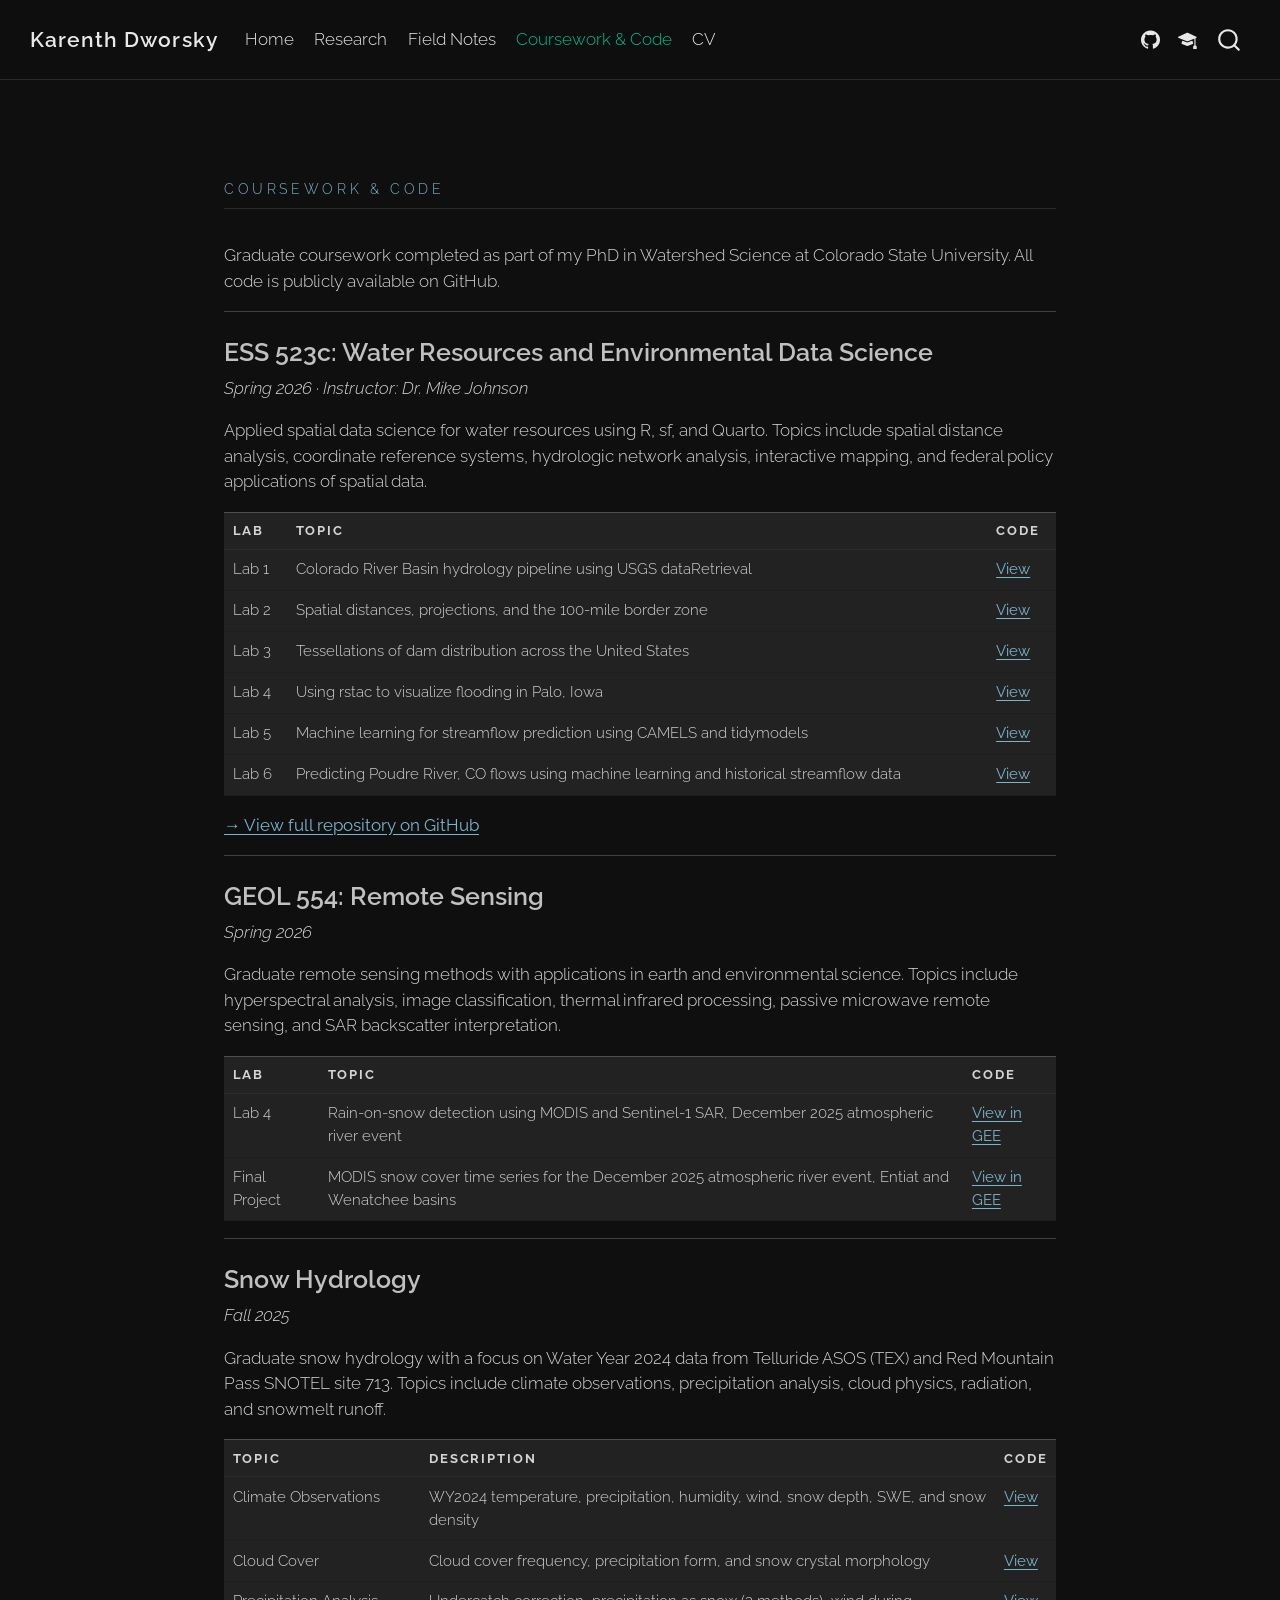
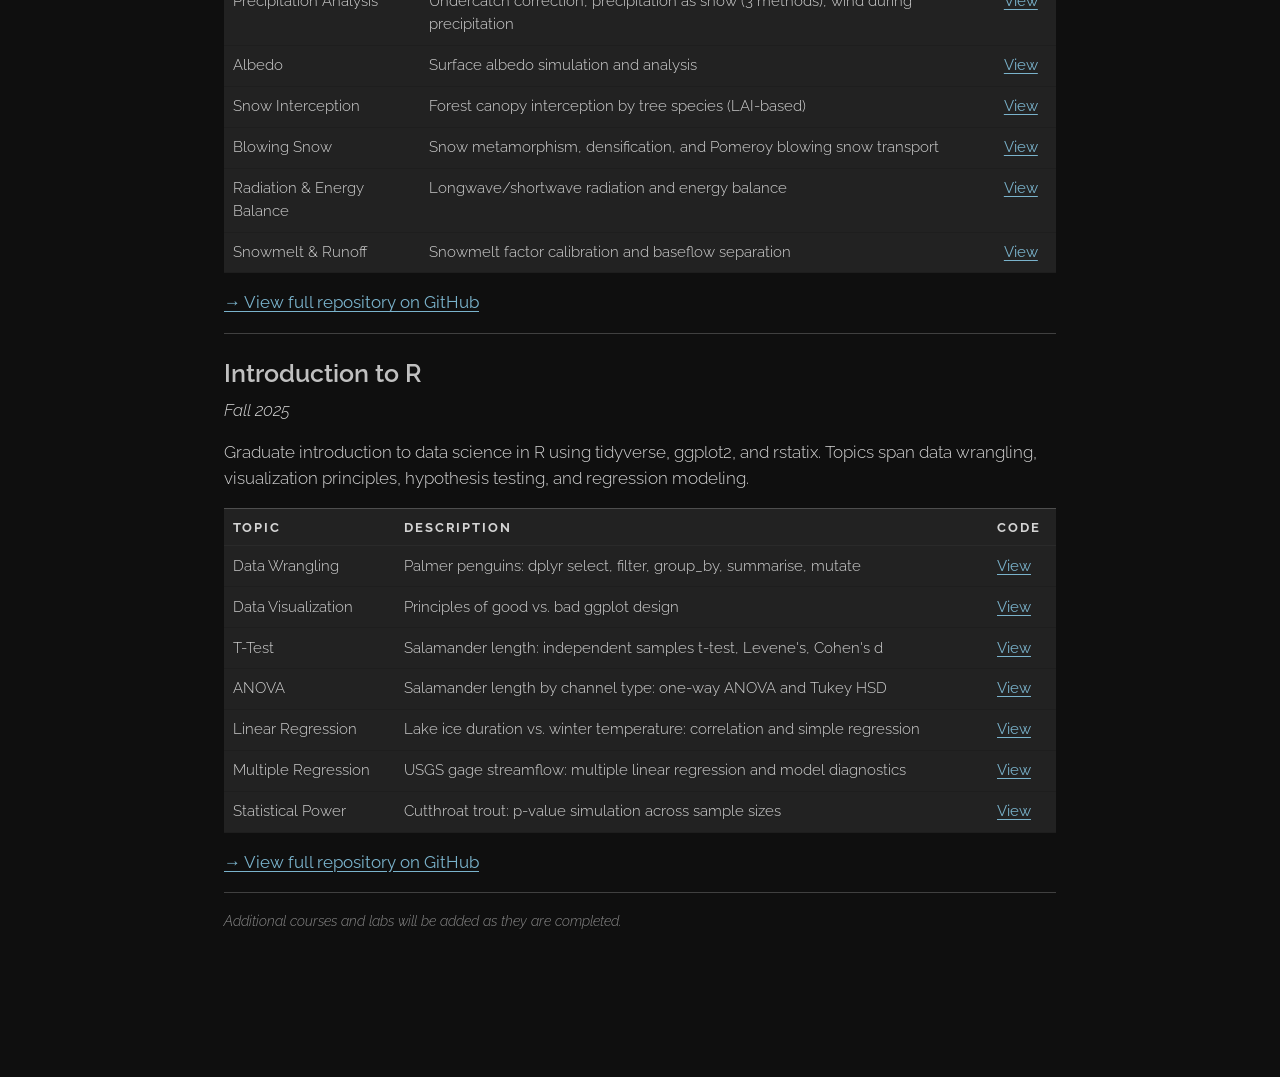
<file: docs/coursework.html>
<!DOCTYPE html>
<html xmlns="http://www.w3.org/1999/xhtml" lang="en" xml:lang="en"><head>

<meta charset="utf-8">
<meta name="generator" content="quarto-1.9.36">

<meta name="viewport" content="width=device-width, initial-scale=1.0, user-scalable=yes">


<title>coursework – Karenth Dworsky</title>
<style>
/* Default styles provided by pandoc.
** See https://pandoc.org/MANUAL.html#variables-for-html for config info.
*/
code{white-space: pre-wrap;}
span.smallcaps{font-variant: small-caps;}
div.columns{display: flex; gap: min(4vw, 1.5em);}
div.column{flex: auto; overflow-x: auto;}
div.hanging-indent{margin-left: 1.5em; text-indent: -1.5em;}
ul.task-list{list-style: none;}
ul.task-list li input[type="checkbox"] {
  width: 0.8em;
  margin: 0 0.8em 0.2em -1em; /* quarto-specific, see https://github.com/quarto-dev/quarto-cli/issues/4556 */ 
  vertical-align: middle;
}
</style>


<script src="site_libs/quarto-nav/quarto-nav.js"></script>
<script src="site_libs/quarto-nav/headroom.min.js"></script>
<script src="site_libs/clipboard/clipboard.min.js"></script>
<script src="site_libs/quarto-search/autocomplete.umd.js"></script>
<script src="site_libs/quarto-search/fuse.min.js"></script>
<script src="site_libs/quarto-search/quarto-search.js"></script>
<meta name="quarto:offset" content="./">
<script src="site_libs/quarto-html/quarto.js" type="module"></script>
<script src="site_libs/quarto-html/tabsets/tabsets.js" type="module"></script>
<script src="site_libs/quarto-html/popper.min.js"></script>
<script src="site_libs/quarto-html/tippy.umd.min.js"></script>
<script src="site_libs/quarto-html/anchor.min.js"></script>
<link href="site_libs/quarto-html/tippy.css" rel="stylesheet">
<link href="site_libs/quarto-html/quarto-syntax-highlighting-dark-f418161beb48e0141c760e455f12af2c.css" rel="stylesheet" id="quarto-text-highlighting-styles">
<script src="site_libs/bootstrap/bootstrap.min.js"></script>
<link href="site_libs/bootstrap/bootstrap-icons.css" rel="stylesheet">
<link href="site_libs/bootstrap/bootstrap-b5dcd1c36addcb5b7aa8d6626ab1c733.min.css" rel="stylesheet" append-hash="true" id="quarto-bootstrap" data-mode="dark">
<script id="quarto-search-options" type="application/json">{
  "location": "navbar",
  "copy-button": false,
  "collapse-after": 3,
  "panel-placement": "end",
  "type": "overlay",
  "limit": 50,
  "keyboard-shortcut": [
    "f",
    "/",
    "s"
  ],
  "show-item-context": false,
  "language": {
    "search-no-results-text": "No results",
    "search-matching-documents-text": "matching documents",
    "search-copy-link-title": "Copy link to search",
    "search-hide-matches-text": "Hide additional matches",
    "search-more-match-text": "more match in this document",
    "search-more-matches-text": "more matches in this document",
    "search-clear-button-title": "Clear",
    "search-text-placeholder": "",
    "search-detached-cancel-button-title": "Cancel",
    "search-submit-button-title": "Submit",
    "search-label": "Search"
  }
}</script>


</head>

<body class="nav-fixed quarto-light">

<div id="quarto-search-results"></div>
  <header id="quarto-header" class="headroom fixed-top">
    <nav class="navbar navbar-expand-lg " data-bs-theme="dark">
      <div class="navbar-container container-fluid">
      <div class="navbar-brand-container mx-auto">
    <a class="navbar-brand" href="./index.html">
    <span class="navbar-title">Karenth Dworsky</span>
    </a>
  </div>
            <div id="quarto-search" class="" title="Search"></div>
          <button class="navbar-toggler" type="button" data-bs-toggle="collapse" data-bs-target="#navbarCollapse" aria-controls="navbarCollapse" role="menu" aria-expanded="false" aria-label="Toggle navigation" onclick="if (window.quartoToggleHeadroom) { window.quartoToggleHeadroom(); }">
  <span class="navbar-toggler-icon"></span>
</button>
          <div class="collapse navbar-collapse" id="navbarCollapse">
            <ul class="navbar-nav navbar-nav-scroll me-auto">
  <li class="nav-item">
    <a class="nav-link" href="./index.html"> 
<span class="menu-text">Home</span></a>
  </li>  
  <li class="nav-item">
    <a class="nav-link" href="./research.html"> 
<span class="menu-text">Research</span></a>
  </li>  
  <li class="nav-item">
    <a class="nav-link" href="./fieldnotes.html"> 
<span class="menu-text">Field Notes</span></a>
  </li>  
  <li class="nav-item">
    <a class="nav-link active" href="./coursework.html" aria-current="page"> 
<span class="menu-text">Coursework &amp; Code</span></a>
  </li>  
  <li class="nav-item">
    <a class="nav-link" href="./cv.html"> 
<span class="menu-text">CV</span></a>
  </li>  
</ul>
            <ul class="navbar-nav navbar-nav-scroll ms-auto">
  <li class="nav-item compact">
    <a class="nav-link" href="https://github.com/karenthdworsky"> <i class="bi bi-github" role="img">
</i> 
<span class="menu-text"></span></a>
  </li>  
  <li class="nav-item compact">
    <a class="nav-link" href="https://orcid.org/0000-0002-3287-6934"> <i class="bi bi-mortarboard-fill" role="img">
</i> 
<span class="menu-text"></span></a>
  </li>  
</ul>
          </div> <!-- /navcollapse -->
            <div class="quarto-navbar-tools">
</div>
      </div> <!-- /container-fluid -->
    </nav>
</header>
<!-- content -->
<div id="quarto-content" class="quarto-container page-columns page-rows-contents page-layout-full page-navbar">
<!-- sidebar -->
<!-- margin-sidebar -->
    
<!-- main -->
<main class="content column-page" id="quarto-document-content"><header id="title-block-header" class="quarto-title-block"></header>




<div class="section">
<p class="section-title">Coursework &amp; Code</p>

<p>Graduate coursework completed as part of my PhD in Watershed Science at Colorado State University. 
All code is publicly available on GitHub.</p>

<hr>

<h3 class="anchored">ESS 523c: Water Resources and Environmental Data Science</h3>
<p><em>Spring 2026 · Instructor: Dr. Mike Johnson</em></p>
<p>Applied spatial data science for water resources using R, sf, and Quarto. Topics include 
spatial distance analysis, coordinate reference systems, hydrologic network analysis, 
interactive mapping, and federal policy applications of spatial data.</p>


<table class="caption-top table">
<thead>
<tr class="header">
<th data-quarto-table-cell-role="th">Lab</th>
<th data-quarto-table-cell-role="th">Topic</th>
<th data-quarto-table-cell-role="th">Code</th>
</tr>
</thead>
<tbody>
<tr class="odd">
<td>Lab 1</td>
<td>Colorado River Basin hydrology pipeline using USGS dataRetrieval</td>
<td><a href="https://karenthdworsky.github.io/csu-523c/LAB01.html" style="color: #7ab3cc;">View</a></td>
</tr>
<tr class="even">
<td>Lab 2</td>
<td>Spatial distances, projections, and the 100-mile border zone</td>
<td><a href="https://karenthdworsky.github.io/csu-523c/Lab02.html" style="color: #7ab3cc;">View</a></td>
</tr>
<tr class="odd">
<td>Lab 3</td>
<td>Tessellations of dam distribution across the United States</td>
<td><a href="https://karenthdworsky.github.io/csu-523c/lab-03.html" style="color: #7ab3cc;">View</a></td>
</tr>
<tr class="even">
<td>Lab 4</td>
<td>Using rstac to visualize flooding in Palo, Iowa</td>
<td><a href="https://karenthdworsky.github.io/csu-523c/lab-04.html" style="color: #7ab3cc;">View</a></td>
</tr>
<tr class="odd">
<td>Lab 5</td>
<td>Machine learning for streamflow prediction using CAMELS and tidymodels</td>
<td><a href="https://karenthdworsky.github.io/csu-523c/lab-05.html" style="color: #7ab3cc;">View</a></td>
</tr>
<tr class="even">
<td>Lab 6</td>
<td>Predicting Poudre River, CO flows using machine learning and historical streamflow data</td>
<td><a href="https://karenthdworsky.github.io/csu-523c/lab-06.html" style="color: #7ab3cc;">View</a></td>
</tr>
</tbody>
</table>


<p style="margin-top: 1rem;"><a href="https://github.com/karenthdworsky/csu-523c" style="color: #7ab3cc;">→ View full repository on GitHub</a></p>

<hr>

<h3 class="anchored">GEOL 554: Remote Sensing</h3>
<p><em>Spring 2026</em></p>
<p>Graduate remote sensing methods with applications in earth and environmental science. 
Topics include hyperspectral analysis, image classification, thermal infrared processing, 
passive microwave remote sensing, and SAR backscatter interpretation.</p>


<table class="caption-top table">
<thead>
<tr class="header">
<th data-quarto-table-cell-role="th">Lab</th>
<th data-quarto-table-cell-role="th">Topic</th>
<th data-quarto-table-cell-role="th">Code</th>
</tr>
</thead>
<tbody>
<tr class="odd">
<td>Lab 4</td>
<td>Rain-on-snow detection using MODIS and Sentinel-1 SAR, December 2025 atmospheric river event</td>
<td><a href="https://code.earthengine.google.com/634869be55c5cf9a318f4b18df9120b0" style="color: #7ab3cc;">View in GEE</a></td>
</tr>
<tr class="even">
<td>Final Project</td>
<td>MODIS snow cover time series for the December 2025 atmospheric river event, Entiat and Wenatchee basins</td>
<td><a href="https://code.earthengine.google.com/588ce9473c59e5df6f398d1baa3432ba" style="color: #7ab3cc;">View in GEE</a></td>
</tr>
</tbody>
</table>


<hr>

<h3 class="anchored">Snow Hydrology</h3>
<p><em>Fall 2025</em></p>
<p>Graduate snow hydrology with a focus on Water Year 2024 data from Telluride ASOS (TEX) and Red Mountain Pass SNOTEL site 713.
Topics include climate observations, precipitation analysis, cloud physics, radiation, and snowmelt runoff.</p>


<table class="caption-top table">
<thead>
<tr class="header">
<th data-quarto-table-cell-role="th">Topic</th>
<th data-quarto-table-cell-role="th">Description</th>
<th data-quarto-table-cell-role="th">Code</th>
</tr>
</thead>
<tbody>
<tr class="odd">
<td>Climate Observations</td>
<td>WY2024 temperature, precipitation, humidity, wind, snow depth, SWE, and snow density</td>
<td><a href="https://karenthdworsky.github.io/snow-hydrology-25/climate-observations.html" style="color: #7ab3cc;">View</a></td>
</tr>
<tr class="even">
<td>Cloud Cover</td>
<td>Cloud cover frequency, precipitation form, and snow crystal morphology</td>
<td><a href="https://karenthdworsky.github.io/snow-hydrology-25/cloud-cover.html" style="color: #7ab3cc;">View</a></td>
</tr>
<tr class="odd">
<td>Precipitation Analysis</td>
<td>Undercatch correction, precipitation as snow (3 methods), wind during precipitation</td>
<td><a href="https://karenthdworsky.github.io/snow-hydrology-25/precipitation-analysis.html" style="color: #7ab3cc;">View</a></td>
</tr>
<tr class="even">
<td>Albedo</td>
<td>Surface albedo simulation and analysis</td>
<td><a href="https://karenthdworsky.github.io/snow-hydrology-25/albedo.html" style="color: #7ab3cc;">View</a></td>
</tr>
<tr class="odd">
<td>Snow Interception</td>
<td>Forest canopy interception by tree species (LAI-based)</td>
<td><a href="https://karenthdworsky.github.io/snow-hydrology-25/snow-interception.html" style="color: #7ab3cc;">View</a></td>
</tr>
<tr class="even">
<td>Blowing Snow</td>
<td>Snow metamorphism, densification, and Pomeroy blowing snow transport</td>
<td><a href="https://karenthdworsky.github.io/snow-hydrology-25/blowing-snow.html" style="color: #7ab3cc;">View</a></td>
</tr>
<tr class="odd">
<td>Radiation &amp; Energy Balance</td>
<td>Longwave/shortwave radiation and energy balance</td>
<td><a href="https://karenthdworsky.github.io/snow-hydrology-25/radiation-energy-balance.html" style="color: #7ab3cc;">View</a></td>
</tr>
<tr class="even">
<td>Snowmelt &amp; Runoff</td>
<td>Snowmelt factor calibration and baseflow separation</td>
<td><a href="https://karenthdworsky.github.io/snow-hydrology-25/snowmelt-runoff.html" style="color: #7ab3cc;">View</a></td>
</tr>
</tbody>
</table>


<p style="margin-top: 1rem;"><a href="https://github.com/karenthdworsky/snow-hydrology-25" style="color: #7ab3cc;">→ View full repository on GitHub</a></p>

<hr>

<h3 class="anchored">Introduction to R</h3>
<p><em>Fall 2025</em></p>
<p>Graduate introduction to data science in R using tidyverse, ggplot2, and rstatix.
Topics span data wrangling, visualization principles, hypothesis testing, and regression modeling.</p>


<table class="caption-top table">
<thead>
<tr class="header">
<th data-quarto-table-cell-role="th">Topic</th>
<th data-quarto-table-cell-role="th">Description</th>
<th data-quarto-table-cell-role="th">Code</th>
</tr>
</thead>
<tbody>
<tr class="odd">
<td>Data Wrangling</td>
<td>Palmer penguins: dplyr select, filter, group_by, summarise, mutate</td>
<td><a href="https://karenthdworsky.github.io/intro-r-fall25/data-wrangling.html" style="color: #7ab3cc;">View</a></td>
</tr>
<tr class="even">
<td>Data Visualization</td>
<td>Principles of good vs. bad ggplot design</td>
<td><a href="https://karenthdworsky.github.io/intro-r-fall25/data-visualization.html" style="color: #7ab3cc;">View</a></td>
</tr>
<tr class="odd">
<td>T-Test</td>
<td>Salamander length: independent samples t-test, Levene's, Cohen's d</td>
<td><a href="https://karenthdworsky.github.io/intro-r-fall25/hypothesis-testing-ttest.html" style="color: #7ab3cc;">View</a></td>
</tr>
<tr class="even">
<td>ANOVA</td>
<td>Salamander length by channel type: one-way ANOVA and Tukey HSD</td>
<td><a href="https://karenthdworsky.github.io/intro-r-fall25/hypothesis-testing-anova.html" style="color: #7ab3cc;">View</a></td>
</tr>
<tr class="odd">
<td>Linear Regression</td>
<td>Lake ice duration vs. winter temperature: correlation and simple regression</td>
<td><a href="https://karenthdworsky.github.io/intro-r-fall25/linear-regression.html" style="color: #7ab3cc;">View</a></td>
</tr>
<tr class="even">
<td>Multiple Regression</td>
<td>USGS gage streamflow: multiple linear regression and model diagnostics</td>
<td><a href="https://karenthdworsky.github.io/intro-r-fall25/multiple-regression.html" style="color: #7ab3cc;">View</a></td>
</tr>
<tr class="odd">
<td>Statistical Power</td>
<td>Cutthroat trout: p-value simulation across sample sizes</td>
<td><a href="https://karenthdworsky.github.io/intro-r-fall25/statistical-power.html" style="color: #7ab3cc;">View</a></td>
</tr>
</tbody>
</table>


<p style="margin-top: 1rem;"><a href="https://github.com/karenthdworsky/intro-r-fall25" style="color: #7ab3cc;">→ View full repository on GitHub</a></p>

<hr>

<p style="color: #888; font-size: 0.85rem;"><em>Additional courses and labs will be added as they are completed.</em></p>

</div>



</main> <!-- /main -->
<script id="quarto-html-after-body" type="application/javascript">
  window.document.addEventListener("DOMContentLoaded", function (event) {
    const icon = "";
    const anchorJS = new window.AnchorJS();
    anchorJS.options = {
      placement: 'right',
      icon: icon
    };
    anchorJS.add('.anchored');
    const isCodeAnnotation = (el) => {
      for (const clz of el.classList) {
        if (clz.startsWith('code-annotation-')) {                     
          return true;
        }
      }
      return false;
    }
    const onCopySuccess = function(e) {
      // button target
      const button = e.trigger;
      // don't keep focus
      button.blur();
      // flash "checked"
      button.classList.add('code-copy-button-checked');
      var currentTitle = button.getAttribute("title");
      button.setAttribute("title", "Copied!");
      let tooltip;
      if (window.bootstrap) {
        button.setAttribute("data-bs-toggle", "tooltip");
        button.setAttribute("data-bs-placement", "left");
        button.setAttribute("data-bs-title", "Copied!");
        tooltip = new bootstrap.Tooltip(button, 
          { trigger: "manual", 
            customClass: "code-copy-button-tooltip",
            offset: [0, -8]});
        tooltip.show();    
      }
      setTimeout(function() {
        if (tooltip) {
          tooltip.hide();
          button.removeAttribute("data-bs-title");
          button.removeAttribute("data-bs-toggle");
          button.removeAttribute("data-bs-placement");
        }
        button.setAttribute("title", currentTitle);
        button.classList.remove('code-copy-button-checked');
      }, 1000);
      // clear code selection
      e.clearSelection();
    }
    const getTextToCopy = function(trigger) {
      const outerScaffold = trigger.parentElement.cloneNode(true);
      const codeEl = outerScaffold.querySelector('code');
      for (const childEl of codeEl.children) {
        if (isCodeAnnotation(childEl)) {
          childEl.remove();
        }
      }
      return codeEl.innerText;
    }
    const clipboard = new window.ClipboardJS('.code-copy-button:not([data-in-quarto-modal])', {
      text: getTextToCopy
    });
    clipboard.on('success', onCopySuccess);
    if (window.document.getElementById('quarto-embedded-source-code-modal')) {
      const clipboardModal = new window.ClipboardJS('.code-copy-button[data-in-quarto-modal]', {
        text: getTextToCopy,
        container: window.document.getElementById('quarto-embedded-source-code-modal')
      });
      clipboardModal.on('success', onCopySuccess);
    }
      var localhostRegex = new RegExp(/^(?:http|https):\/\/localhost\:?[0-9]*\//);
      var mailtoRegex = new RegExp(/^mailto:/);
        var filterRegex = new RegExp('/' + window.location.host + '/');
      var isInternal = (href) => {
          return filterRegex.test(href) || localhostRegex.test(href) || mailtoRegex.test(href);
      }
      // Inspect non-navigation links and adorn them if external
     var links = window.document.querySelectorAll('a[href]:not(.nav-link):not(.navbar-brand):not(.toc-action):not(.sidebar-link):not(.sidebar-item-toggle):not(.pagination-link):not(.no-external):not([aria-hidden]):not(.dropdown-item):not(.quarto-navigation-tool):not(.about-link)');
      for (var i=0; i<links.length; i++) {
        const link = links[i];
        if (!isInternal(link.href)) {
          // undo the damage that might have been done by quarto-nav.js in the case of
          // links that we want to consider external
          if (link.dataset.originalHref !== undefined) {
            link.href = link.dataset.originalHref;
          }
        }
      }
    function tippyHover(el, contentFn, onTriggerFn, onUntriggerFn) {
      const config = {
        allowHTML: true,
        maxWidth: 500,
        delay: 100,
        arrow: false,
        appendTo: function(el) {
            return el.parentElement;
        },
        interactive: true,
        interactiveBorder: 10,
        theme: 'quarto',
        placement: 'bottom-start',
      };
      if (contentFn) {
        config.content = contentFn;
      }
      if (onTriggerFn) {
        config.onTrigger = onTriggerFn;
      }
      if (onUntriggerFn) {
        config.onUntrigger = onUntriggerFn;
      }
      window.tippy(el, config); 
    }
    const noterefs = window.document.querySelectorAll('a[role="doc-noteref"]');
    for (var i=0; i<noterefs.length; i++) {
      const ref = noterefs[i];
      tippyHover(ref, function() {
        // use id or data attribute instead here
        let href = ref.getAttribute('data-footnote-href') || ref.getAttribute('href');
        try { href = new URL(href).hash; } catch {}
        const id = href.replace(/^#\/?/, "");
        const note = window.document.getElementById(id);
        if (note) {
          return note.innerHTML;
        } else {
          return "";
        }
      });
    }
    const xrefs = window.document.querySelectorAll('a.quarto-xref');
    const processXRef = (id, note) => {
      // Strip column container classes
      const stripColumnClz = (el) => {
        el.classList.remove("page-full", "page-columns");
        if (el.children) {
          for (const child of el.children) {
            stripColumnClz(child);
          }
        }
      }
      stripColumnClz(note)
      if (id === null || id.startsWith('sec-')) {
        // Special case sections, only their first couple elements
        const container = document.createElement("div");
        if (note.children && note.children.length > 2) {
          container.appendChild(note.children[0].cloneNode(true));
          for (let i = 1; i < note.children.length; i++) {
            const child = note.children[i];
            if (child.tagName === "P" && child.innerText === "") {
              continue;
            } else {
              container.appendChild(child.cloneNode(true));
              break;
            }
          }
          if (window.Quarto?.typesetMath) {
            window.Quarto.typesetMath(container);
          }
          return container.innerHTML
        } else {
          if (window.Quarto?.typesetMath) {
            window.Quarto.typesetMath(note);
          }
          return note.innerHTML;
        }
      } else {
        // Remove any anchor links if they are present
        const anchorLink = note.querySelector('a.anchorjs-link');
        if (anchorLink) {
          anchorLink.remove();
        }
        if (window.Quarto?.typesetMath) {
          window.Quarto.typesetMath(note);
        }
        if (note.classList.contains("callout")) {
          return note.outerHTML;
        } else {
          return note.innerHTML;
        }
      }
    }
    for (var i=0; i<xrefs.length; i++) {
      const xref = xrefs[i];
      tippyHover(xref, undefined, function(instance) {
        instance.disable();
        let url = xref.getAttribute('href');
        let hash = undefined; 
        if (url.startsWith('#')) {
          hash = url;
        } else {
          try { hash = new URL(url).hash; } catch {}
        }
        if (hash) {
          const id = hash.replace(/^#\/?/, "");
          const note = window.document.getElementById(id);
          if (note !== null) {
            try {
              const html = processXRef(id, note.cloneNode(true));
              instance.setContent(html);
            } finally {
              instance.enable();
              instance.show();
            }
          } else {
            // See if we can fetch this
            fetch(url.split('#')[0])
            .then(res => res.text())
            .then(html => {
              const parser = new DOMParser();
              const htmlDoc = parser.parseFromString(html, "text/html");
              const note = htmlDoc.getElementById(id);
              if (note !== null) {
                const html = processXRef(id, note);
                instance.setContent(html);
              } 
            }).finally(() => {
              instance.enable();
              instance.show();
            });
          }
        } else {
          // See if we can fetch a full url (with no hash to target)
          // This is a special case and we should probably do some content thinning / targeting
          fetch(url)
          .then(res => res.text())
          .then(html => {
            const parser = new DOMParser();
            const htmlDoc = parser.parseFromString(html, "text/html");
            const note = htmlDoc.querySelector('main.content');
            if (note !== null) {
              // This should only happen for chapter cross references
              // (since there is no id in the URL)
              // remove the first header
              if (note.children.length > 0 && note.children[0].tagName === "HEADER") {
                note.children[0].remove();
              }
              const html = processXRef(null, note);
              instance.setContent(html);
            } 
          }).finally(() => {
            instance.enable();
            instance.show();
          });
        }
      }, function(instance) {
      });
    }
        let selectedAnnoteEl;
        const selectorForAnnotation = ( cell, annotation) => {
          let cellAttr = 'data-code-cell="' + cell + '"';
          let lineAttr = 'data-code-annotation="' +  annotation + '"';
          const selector = 'span[' + cellAttr + '][' + lineAttr + ']';
          return selector;
        }
        const selectCodeLines = (annoteEl) => {
          const doc = window.document;
          const targetCell = annoteEl.getAttribute("data-target-cell");
          const targetAnnotation = annoteEl.getAttribute("data-target-annotation");
          const annoteSpan = window.document.querySelector(selectorForAnnotation(targetCell, targetAnnotation));
          const lines = annoteSpan.getAttribute("data-code-lines").split(",");
          const lineIds = lines.map((line) => {
            return targetCell + "-" + line;
          })
          let top = null;
          let height = null;
          let parent = null;
          if (lineIds.length > 0) {
              //compute the position of the single el (top and bottom and make a div)
              const el = window.document.getElementById(lineIds[0]);
              top = el.offsetTop;
              height = el.offsetHeight;
              parent = el.parentElement.parentElement;
            if (lineIds.length > 1) {
              const lastEl = window.document.getElementById(lineIds[lineIds.length - 1]);
              const bottom = lastEl.offsetTop + lastEl.offsetHeight;
              height = bottom - top;
            }
            if (top !== null && height !== null && parent !== null) {
              // cook up a div (if necessary) and position it 
              let div = window.document.getElementById("code-annotation-line-highlight");
              if (div === null) {
                div = window.document.createElement("div");
                div.setAttribute("id", "code-annotation-line-highlight");
                div.style.position = 'absolute';
                parent.appendChild(div);
              }
              div.style.top = top - 2 + "px";
              div.style.height = height + 4 + "px";
              div.style.left = 0;
              let gutterDiv = window.document.getElementById("code-annotation-line-highlight-gutter");
              if (gutterDiv === null) {
                gutterDiv = window.document.createElement("div");
                gutterDiv.setAttribute("id", "code-annotation-line-highlight-gutter");
                gutterDiv.style.position = 'absolute';
                const codeCell = window.document.getElementById(targetCell);
                const gutter = codeCell.querySelector('.code-annotation-gutter');
                gutter.appendChild(gutterDiv);
              }
              gutterDiv.style.top = top - 2 + "px";
              gutterDiv.style.height = height + 4 + "px";
            }
            selectedAnnoteEl = annoteEl;
          }
        };
        const unselectCodeLines = () => {
          const elementsIds = ["code-annotation-line-highlight", "code-annotation-line-highlight-gutter"];
          elementsIds.forEach((elId) => {
            const div = window.document.getElementById(elId);
            if (div) {
              div.remove();
            }
          });
          selectedAnnoteEl = undefined;
        };
          // Handle positioning of the toggle
      window.addEventListener(
        "resize",
        throttle(() => {
          elRect = undefined;
          if (selectedAnnoteEl) {
            selectCodeLines(selectedAnnoteEl);
          }
        }, 10)
      );
      function throttle(fn, ms) {
      let throttle = false;
      let timer;
        return (...args) => {
          if(!throttle) { // first call gets through
              fn.apply(this, args);
              throttle = true;
          } else { // all the others get throttled
              if(timer) clearTimeout(timer); // cancel #2
              timer = setTimeout(() => {
                fn.apply(this, args);
                timer = throttle = false;
              }, ms);
          }
        };
      }
        // Attach click handler to the DT
        const annoteDls = window.document.querySelectorAll('dt[data-target-cell]');
        for (const annoteDlNode of annoteDls) {
          annoteDlNode.addEventListener('click', (event) => {
            const clickedEl = event.target;
            if (clickedEl !== selectedAnnoteEl) {
              unselectCodeLines();
              const activeEl = window.document.querySelector('dt[data-target-cell].code-annotation-active');
              if (activeEl) {
                activeEl.classList.remove('code-annotation-active');
              }
              selectCodeLines(clickedEl);
              clickedEl.classList.add('code-annotation-active');
            } else {
              // Unselect the line
              unselectCodeLines();
              clickedEl.classList.remove('code-annotation-active');
            }
          });
        }
    const findCites = (el) => {
      const parentEl = el.parentElement;
      if (parentEl) {
        const cites = parentEl.dataset.cites;
        if (cites) {
          return {
            el,
            cites: cites.split(' ')
          };
        } else {
          return findCites(el.parentElement)
        }
      } else {
        return undefined;
      }
    };
    var bibliorefs = window.document.querySelectorAll('a[role="doc-biblioref"]');
    for (var i=0; i<bibliorefs.length; i++) {
      const ref = bibliorefs[i];
      const citeInfo = findCites(ref);
      if (citeInfo) {
        tippyHover(citeInfo.el, function() {
          var popup = window.document.createElement('div');
          citeInfo.cites.forEach(function(cite) {
            var citeDiv = window.document.createElement('div');
            citeDiv.classList.add('hanging-indent');
            citeDiv.classList.add('csl-entry');
            var biblioDiv = window.document.getElementById('ref-' + cite);
            if (biblioDiv) {
              citeDiv.innerHTML = biblioDiv.innerHTML;
            }
            popup.appendChild(citeDiv);
          });
          return popup.innerHTML;
        });
      }
    }
  });
  </script>
</div> <!-- /content -->




</body></html>
</file>
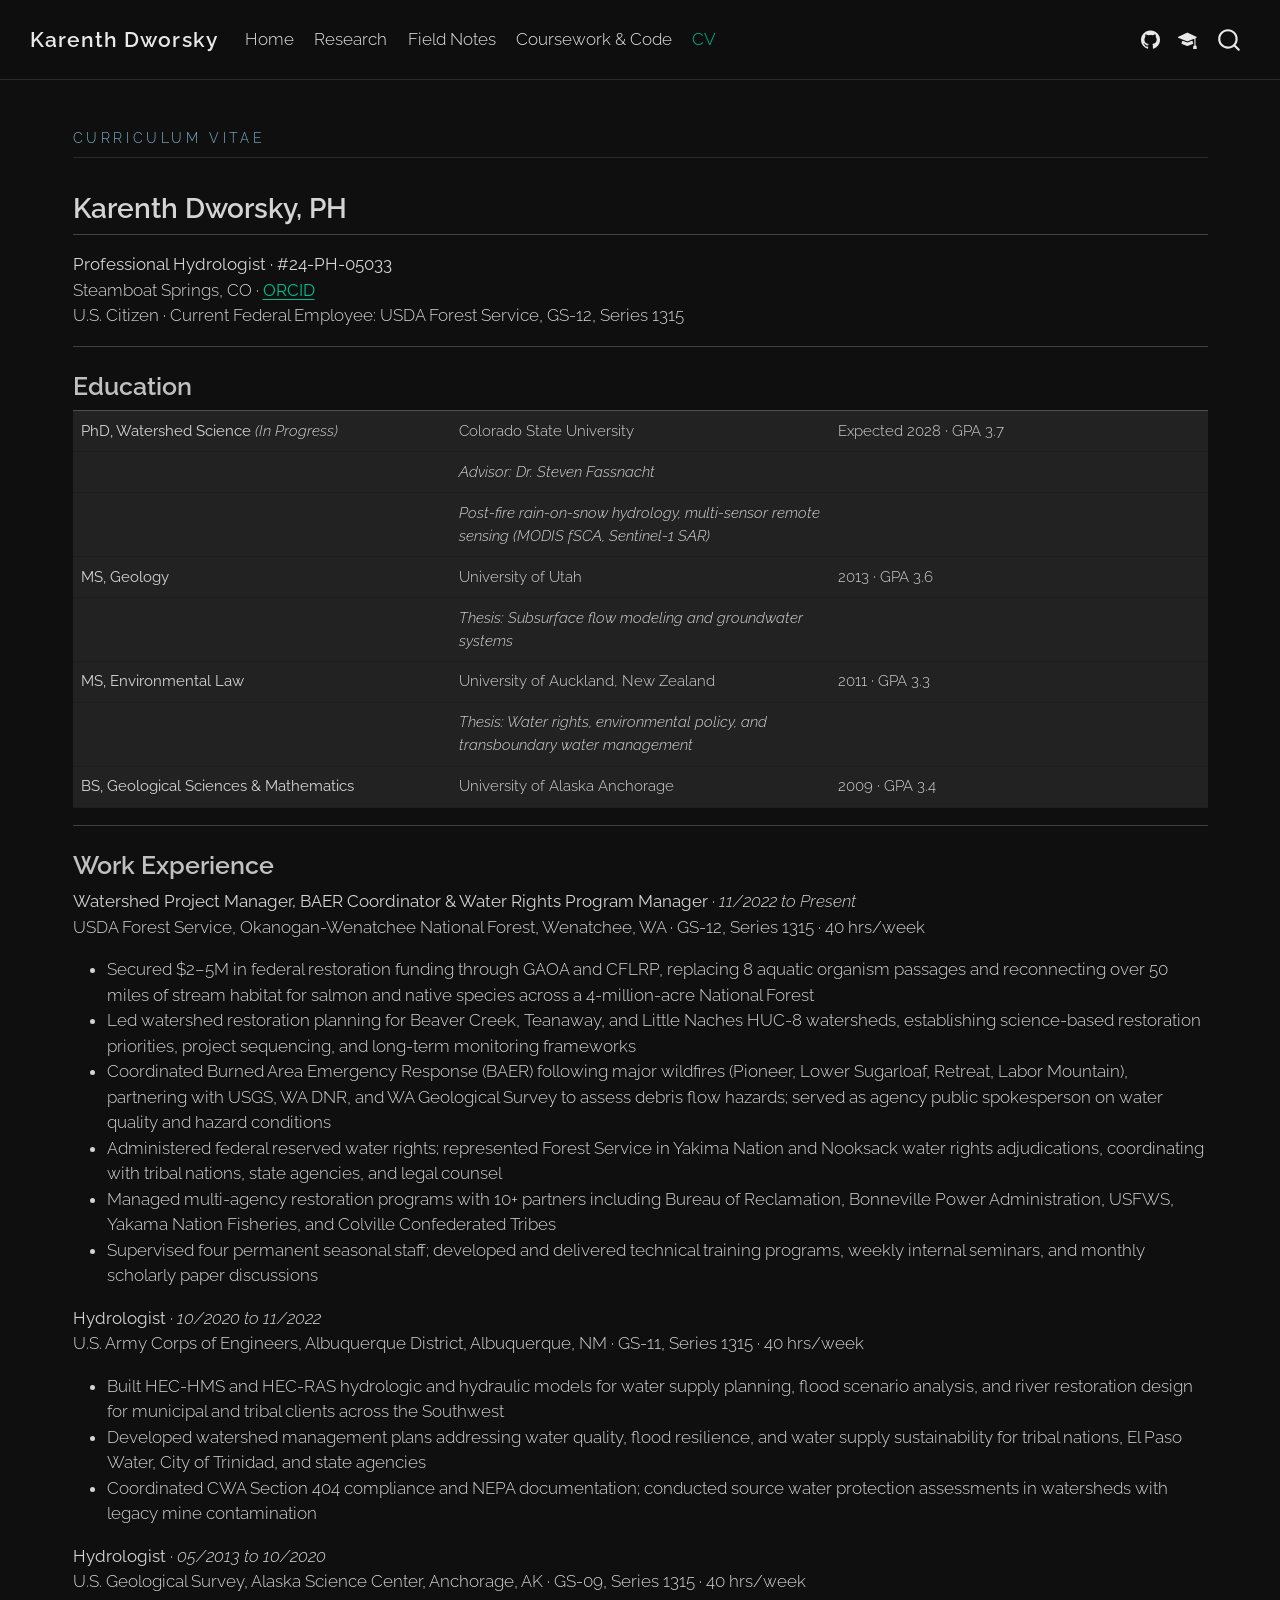
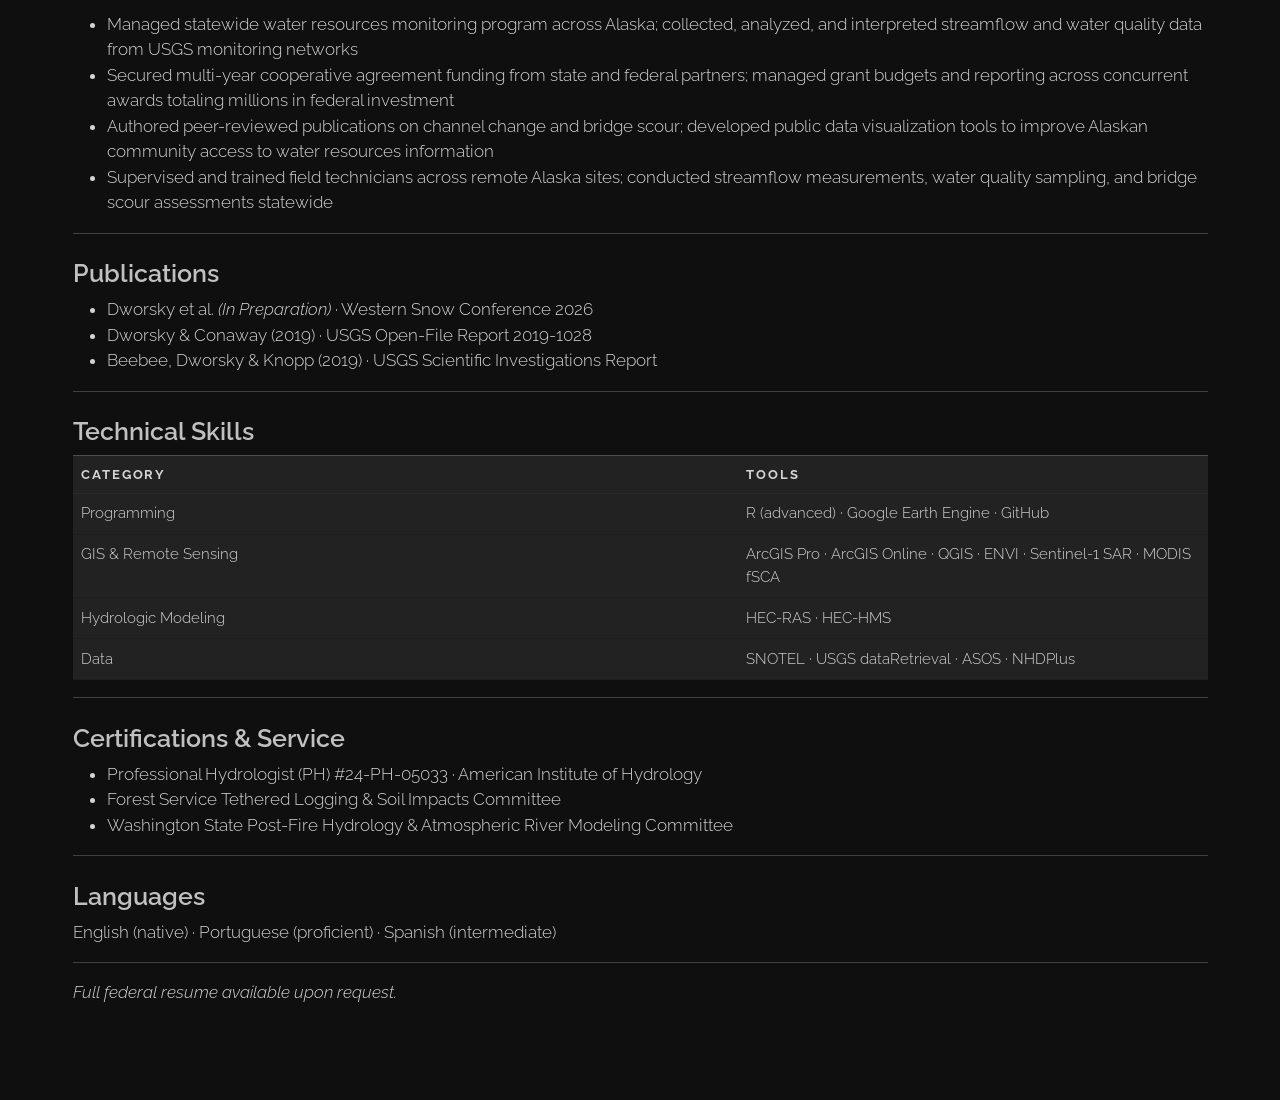
<file: docs/cv.html>
<!DOCTYPE html>
<html xmlns="http://www.w3.org/1999/xhtml" lang="en" xml:lang="en"><head>

<meta charset="utf-8">
<meta name="generator" content="quarto-1.9.36">

<meta name="viewport" content="width=device-width, initial-scale=1.0, user-scalable=yes">


<title>cv – Karenth Dworsky</title>
<style>
/* Default styles provided by pandoc.
** See https://pandoc.org/MANUAL.html#variables-for-html for config info.
*/
code{white-space: pre-wrap;}
span.smallcaps{font-variant: small-caps;}
div.columns{display: flex; gap: min(4vw, 1.5em);}
div.column{flex: auto; overflow-x: auto;}
div.hanging-indent{margin-left: 1.5em; text-indent: -1.5em;}
ul.task-list{list-style: none;}
ul.task-list li input[type="checkbox"] {
  width: 0.8em;
  margin: 0 0.8em 0.2em -1em; /* quarto-specific, see https://github.com/quarto-dev/quarto-cli/issues/4556 */ 
  vertical-align: middle;
}
</style>


<script src="site_libs/quarto-nav/quarto-nav.js"></script>
<script src="site_libs/quarto-nav/headroom.min.js"></script>
<script src="site_libs/clipboard/clipboard.min.js"></script>
<script src="site_libs/quarto-search/autocomplete.umd.js"></script>
<script src="site_libs/quarto-search/fuse.min.js"></script>
<script src="site_libs/quarto-search/quarto-search.js"></script>
<meta name="quarto:offset" content="./">
<script src="site_libs/quarto-html/quarto.js" type="module"></script>
<script src="site_libs/quarto-html/tabsets/tabsets.js" type="module"></script>
<script src="site_libs/quarto-html/popper.min.js"></script>
<script src="site_libs/quarto-html/tippy.umd.min.js"></script>
<script src="site_libs/quarto-html/anchor.min.js"></script>
<link href="site_libs/quarto-html/tippy.css" rel="stylesheet">
<link href="site_libs/quarto-html/quarto-syntax-highlighting-dark-f418161beb48e0141c760e455f12af2c.css" rel="stylesheet" id="quarto-text-highlighting-styles">
<script src="site_libs/bootstrap/bootstrap.min.js"></script>
<link href="site_libs/bootstrap/bootstrap-icons.css" rel="stylesheet">
<link href="site_libs/bootstrap/bootstrap-b5dcd1c36addcb5b7aa8d6626ab1c733.min.css" rel="stylesheet" append-hash="true" id="quarto-bootstrap" data-mode="dark">
<script id="quarto-search-options" type="application/json">{
  "location": "navbar",
  "copy-button": false,
  "collapse-after": 3,
  "panel-placement": "end",
  "type": "overlay",
  "limit": 50,
  "keyboard-shortcut": [
    "f",
    "/",
    "s"
  ],
  "show-item-context": false,
  "language": {
    "search-no-results-text": "No results",
    "search-matching-documents-text": "matching documents",
    "search-copy-link-title": "Copy link to search",
    "search-hide-matches-text": "Hide additional matches",
    "search-more-match-text": "more match in this document",
    "search-more-matches-text": "more matches in this document",
    "search-clear-button-title": "Clear",
    "search-text-placeholder": "",
    "search-detached-cancel-button-title": "Cancel",
    "search-submit-button-title": "Submit",
    "search-label": "Search"
  }
}</script>


</head>

<body class="nav-fixed quarto-light">

<div id="quarto-search-results"></div>
  <header id="quarto-header" class="headroom fixed-top">
    <nav class="navbar navbar-expand-lg " data-bs-theme="dark">
      <div class="navbar-container container-fluid">
      <div class="navbar-brand-container mx-auto">
    <a class="navbar-brand" href="./index.html">
    <span class="navbar-title">Karenth Dworsky</span>
    </a>
  </div>
            <div id="quarto-search" class="" title="Search"></div>
          <button class="navbar-toggler" type="button" data-bs-toggle="collapse" data-bs-target="#navbarCollapse" aria-controls="navbarCollapse" role="menu" aria-expanded="false" aria-label="Toggle navigation" onclick="if (window.quartoToggleHeadroom) { window.quartoToggleHeadroom(); }">
  <span class="navbar-toggler-icon"></span>
</button>
          <div class="collapse navbar-collapse" id="navbarCollapse">
            <ul class="navbar-nav navbar-nav-scroll me-auto">
  <li class="nav-item">
    <a class="nav-link" href="./index.html"> 
<span class="menu-text">Home</span></a>
  </li>  
  <li class="nav-item">
    <a class="nav-link" href="./research.html"> 
<span class="menu-text">Research</span></a>
  </li>  
  <li class="nav-item">
    <a class="nav-link" href="./fieldnotes.html"> 
<span class="menu-text">Field Notes</span></a>
  </li>  
  <li class="nav-item">
    <a class="nav-link" href="./coursework.html"> 
<span class="menu-text">Coursework &amp; Code</span></a>
  </li>  
  <li class="nav-item">
    <a class="nav-link active" href="./cv.html" aria-current="page"> 
<span class="menu-text">CV</span></a>
  </li>  
</ul>
            <ul class="navbar-nav navbar-nav-scroll ms-auto">
  <li class="nav-item compact">
    <a class="nav-link" href="https://github.com/karenthdworsky"> <i class="bi bi-github" role="img">
</i> 
<span class="menu-text"></span></a>
  </li>  
  <li class="nav-item compact">
    <a class="nav-link" href="https://orcid.org/0000-0002-3287-6934"> <i class="bi bi-mortarboard-fill" role="img">
</i> 
<span class="menu-text"></span></a>
  </li>  
</ul>
          </div> <!-- /navcollapse -->
            <div class="quarto-navbar-tools">
</div>
      </div> <!-- /container-fluid -->
    </nav>
</header>
<!-- content -->
<div id="quarto-content" class="quarto-container page-columns page-rows-contents page-layout-full page-navbar">
<!-- sidebar -->
<!-- margin-sidebar -->
    
<!-- main -->
<main class="content column-page" id="quarto-document-content"><header id="title-block-header" class="quarto-title-block"></header>




<section>
<p class="section-title">
Curriculum Vitae
</p>
<section id="karenth-dworsky-ph" class="level2">
<h2 class="anchored" data-anchor-id="karenth-dworsky-ph">Karenth Dworsky, PH</h2>
<p><strong>Professional Hydrologist · #24-PH-05033</strong><br>
Steamboat Springs, CO · <a href="https://orcid.org/0000-0002-3287-6934">ORCID</a><br>
U.S. Citizen · Current Federal Employee: USDA Forest Service, GS-12, Series 1315</p>
<hr>
<section id="education" class="level3">
<h3 class="anchored" data-anchor-id="education">Education</h3>
<table class="caption-top table">
<colgroup>
<col style="width: 33%">
<col style="width: 33%">
<col style="width: 33%">
</colgroup>
<tbody>
<tr class="odd">
<td><strong>PhD, Watershed Science</strong> <em>(In Progress)</em></td>
<td>Colorado State University</td>
<td>Expected 2028 · GPA 3.7</td>
</tr>
<tr class="even">
<td></td>
<td><em>Advisor: Dr.&nbsp;Steven Fassnacht</em></td>
<td></td>
</tr>
<tr class="odd">
<td></td>
<td><em>Post-fire rain-on-snow hydrology, multi-sensor remote sensing (MODIS fSCA, Sentinel-1 SAR)</em></td>
<td></td>
</tr>
<tr class="even">
<td><strong>MS, Geology</strong></td>
<td>University of Utah</td>
<td>2013 · GPA 3.6</td>
</tr>
<tr class="odd">
<td></td>
<td><em>Thesis: Subsurface flow modeling and groundwater systems</em></td>
<td></td>
</tr>
<tr class="even">
<td><strong>MS, Environmental Law</strong></td>
<td>University of Auckland, New Zealand</td>
<td>2011 · GPA 3.3</td>
</tr>
<tr class="odd">
<td></td>
<td><em>Thesis: Water rights, environmental policy, and transboundary water management</em></td>
<td></td>
</tr>
<tr class="even">
<td><strong>BS, Geological Sciences &amp; Mathematics</strong></td>
<td>University of Alaska Anchorage</td>
<td>2009 · GPA 3.4</td>
</tr>
</tbody>
</table>
<hr>
</section>
<section id="work-experience" class="level3">
<h3 class="anchored" data-anchor-id="work-experience">Work Experience</h3>
<p><strong>Watershed Project Manager, BAER Coordinator &amp; Water Rights Program Manager</strong> · <em>11/2022 to Present</em><br>
USDA Forest Service, Okanogan-Wenatchee National Forest, Wenatchee, WA · GS-12, Series 1315 · 40 hrs/week</p>
<ul>
<li>Secured $2–5M in federal restoration funding through GAOA and CFLRP, replacing 8 aquatic organism passages and reconnecting over 50 miles of stream habitat for salmon and native species across a 4-million-acre National Forest</li>
<li>Led watershed restoration planning for Beaver Creek, Teanaway, and Little Naches HUC-8 watersheds, establishing science-based restoration priorities, project sequencing, and long-term monitoring frameworks</li>
<li>Coordinated Burned Area Emergency Response (BAER) following major wildfires (Pioneer, Lower Sugarloaf, Retreat, Labor Mountain), partnering with USGS, WA DNR, and WA Geological Survey to assess debris flow hazards; served as agency public spokesperson on water quality and hazard conditions</li>
<li>Administered federal reserved water rights; represented Forest Service in Yakima Nation and Nooksack water rights adjudications, coordinating with tribal nations, state agencies, and legal counsel</li>
<li>Managed multi-agency restoration programs with 10+ partners including Bureau of Reclamation, Bonneville Power Administration, USFWS, Yakama Nation Fisheries, and Colville Confederated Tribes</li>
<li>Supervised four permanent seasonal staff; developed and delivered technical training programs, weekly internal seminars, and monthly scholarly paper discussions</li>
</ul>
<p><strong>Hydrologist</strong> · <em>10/2020 to 11/2022</em><br>
U.S. Army Corps of Engineers, Albuquerque District, Albuquerque, NM · GS-11, Series 1315 · 40 hrs/week</p>
<ul>
<li>Built HEC-HMS and HEC-RAS hydrologic and hydraulic models for water supply planning, flood scenario analysis, and river restoration design for municipal and tribal clients across the Southwest</li>
<li>Developed watershed management plans addressing water quality, flood resilience, and water supply sustainability for tribal nations, El Paso Water, City of Trinidad, and state agencies</li>
<li>Coordinated CWA Section 404 compliance and NEPA documentation; conducted source water protection assessments in watersheds with legacy mine contamination</li>
</ul>
<p><strong>Hydrologist</strong> · <em>05/2013 to 10/2020</em><br>
U.S. Geological Survey, Alaska Science Center, Anchorage, AK · GS-09, Series 1315 · 40 hrs/week</p>
<ul>
<li>Managed statewide water resources monitoring program across Alaska; collected, analyzed, and interpreted streamflow and water quality data from USGS monitoring networks</li>
<li>Secured multi-year cooperative agreement funding from state and federal partners; managed grant budgets and reporting across concurrent awards totaling millions in federal investment</li>
<li>Authored peer-reviewed publications on channel change and bridge scour; developed public data visualization tools to improve Alaskan community access to water resources information</li>
<li>Supervised and trained field technicians across remote Alaska sites; conducted streamflow measurements, water quality sampling, and bridge scour assessments statewide</li>
</ul>
<hr>
</section>
<section id="publications" class="level3">
<h3 class="anchored" data-anchor-id="publications">Publications</h3>
<ul>
<li>Dworsky et al.&nbsp;<em>(In Preparation)</em> · Western Snow Conference 2026</li>
<li>Dworsky &amp; Conaway (2019) · USGS Open-File Report 2019-1028</li>
<li>Beebee, Dworsky &amp; Knopp (2019) · USGS Scientific Investigations Report</li>
</ul>
<hr>
</section>
<section id="technical-skills" class="level3">
<h3 class="anchored" data-anchor-id="technical-skills">Technical Skills</h3>
<table class="caption-top table">
<colgroup>
<col style="width: 58%">
<col style="width: 41%">
</colgroup>
<thead>
<tr class="header">
<th>Category</th>
<th>Tools</th>
</tr>
</thead>
<tbody>
<tr class="odd">
<td>Programming</td>
<td>R (advanced) · Google Earth Engine · GitHub</td>
</tr>
<tr class="even">
<td>GIS &amp; Remote Sensing</td>
<td>ArcGIS Pro · ArcGIS Online · QGIS · ENVI · Sentinel-1 SAR · MODIS fSCA</td>
</tr>
<tr class="odd">
<td>Hydrologic Modeling</td>
<td>HEC-RAS · HEC-HMS</td>
</tr>
<tr class="even">
<td>Data</td>
<td>SNOTEL · USGS dataRetrieval · ASOS · NHDPlus</td>
</tr>
</tbody>
</table>
<hr>
</section>
<section id="certifications-service" class="level3">
<h3 class="anchored" data-anchor-id="certifications-service">Certifications &amp; Service</h3>
<ul>
<li>Professional Hydrologist (PH) #24-PH-05033 · American Institute of Hydrology</li>
<li>Forest Service Tethered Logging &amp; Soil Impacts Committee</li>
<li>Washington State Post-Fire Hydrology &amp; Atmospheric River Modeling Committee</li>
</ul>
<hr>
</section>
<section id="languages" class="level3">
<h3 class="anchored" data-anchor-id="languages">Languages</h3>
<p>English (native) · Portuguese (proficient) · Spanish (intermediate)</p>
<hr>
<p><em>Full federal resume available upon request.</em></p>
</section>
</section>
</section>



</main> <!-- /main -->
<script id="quarto-html-after-body" type="application/javascript">
  window.document.addEventListener("DOMContentLoaded", function (event) {
    const icon = "";
    const anchorJS = new window.AnchorJS();
    anchorJS.options = {
      placement: 'right',
      icon: icon
    };
    anchorJS.add('.anchored');
    const isCodeAnnotation = (el) => {
      for (const clz of el.classList) {
        if (clz.startsWith('code-annotation-')) {                     
          return true;
        }
      }
      return false;
    }
    const onCopySuccess = function(e) {
      // button target
      const button = e.trigger;
      // don't keep focus
      button.blur();
      // flash "checked"
      button.classList.add('code-copy-button-checked');
      var currentTitle = button.getAttribute("title");
      button.setAttribute("title", "Copied!");
      let tooltip;
      if (window.bootstrap) {
        button.setAttribute("data-bs-toggle", "tooltip");
        button.setAttribute("data-bs-placement", "left");
        button.setAttribute("data-bs-title", "Copied!");
        tooltip = new bootstrap.Tooltip(button, 
          { trigger: "manual", 
            customClass: "code-copy-button-tooltip",
            offset: [0, -8]});
        tooltip.show();    
      }
      setTimeout(function() {
        if (tooltip) {
          tooltip.hide();
          button.removeAttribute("data-bs-title");
          button.removeAttribute("data-bs-toggle");
          button.removeAttribute("data-bs-placement");
        }
        button.setAttribute("title", currentTitle);
        button.classList.remove('code-copy-button-checked');
      }, 1000);
      // clear code selection
      e.clearSelection();
    }
    const getTextToCopy = function(trigger) {
      const outerScaffold = trigger.parentElement.cloneNode(true);
      const codeEl = outerScaffold.querySelector('code');
      for (const childEl of codeEl.children) {
        if (isCodeAnnotation(childEl)) {
          childEl.remove();
        }
      }
      return codeEl.innerText;
    }
    const clipboard = new window.ClipboardJS('.code-copy-button:not([data-in-quarto-modal])', {
      text: getTextToCopy
    });
    clipboard.on('success', onCopySuccess);
    if (window.document.getElementById('quarto-embedded-source-code-modal')) {
      const clipboardModal = new window.ClipboardJS('.code-copy-button[data-in-quarto-modal]', {
        text: getTextToCopy,
        container: window.document.getElementById('quarto-embedded-source-code-modal')
      });
      clipboardModal.on('success', onCopySuccess);
    }
      var localhostRegex = new RegExp(/^(?:http|https):\/\/localhost\:?[0-9]*\//);
      var mailtoRegex = new RegExp(/^mailto:/);
        var filterRegex = new RegExp('/' + window.location.host + '/');
      var isInternal = (href) => {
          return filterRegex.test(href) || localhostRegex.test(href) || mailtoRegex.test(href);
      }
      // Inspect non-navigation links and adorn them if external
     var links = window.document.querySelectorAll('a[href]:not(.nav-link):not(.navbar-brand):not(.toc-action):not(.sidebar-link):not(.sidebar-item-toggle):not(.pagination-link):not(.no-external):not([aria-hidden]):not(.dropdown-item):not(.quarto-navigation-tool):not(.about-link)');
      for (var i=0; i<links.length; i++) {
        const link = links[i];
        if (!isInternal(link.href)) {
          // undo the damage that might have been done by quarto-nav.js in the case of
          // links that we want to consider external
          if (link.dataset.originalHref !== undefined) {
            link.href = link.dataset.originalHref;
          }
        }
      }
    function tippyHover(el, contentFn, onTriggerFn, onUntriggerFn) {
      const config = {
        allowHTML: true,
        maxWidth: 500,
        delay: 100,
        arrow: false,
        appendTo: function(el) {
            return el.parentElement;
        },
        interactive: true,
        interactiveBorder: 10,
        theme: 'quarto',
        placement: 'bottom-start',
      };
      if (contentFn) {
        config.content = contentFn;
      }
      if (onTriggerFn) {
        config.onTrigger = onTriggerFn;
      }
      if (onUntriggerFn) {
        config.onUntrigger = onUntriggerFn;
      }
      window.tippy(el, config); 
    }
    const noterefs = window.document.querySelectorAll('a[role="doc-noteref"]');
    for (var i=0; i<noterefs.length; i++) {
      const ref = noterefs[i];
      tippyHover(ref, function() {
        // use id or data attribute instead here
        let href = ref.getAttribute('data-footnote-href') || ref.getAttribute('href');
        try { href = new URL(href).hash; } catch {}
        const id = href.replace(/^#\/?/, "");
        const note = window.document.getElementById(id);
        if (note) {
          return note.innerHTML;
        } else {
          return "";
        }
      });
    }
    const xrefs = window.document.querySelectorAll('a.quarto-xref');
    const processXRef = (id, note) => {
      // Strip column container classes
      const stripColumnClz = (el) => {
        el.classList.remove("page-full", "page-columns");
        if (el.children) {
          for (const child of el.children) {
            stripColumnClz(child);
          }
        }
      }
      stripColumnClz(note)
      if (id === null || id.startsWith('sec-')) {
        // Special case sections, only their first couple elements
        const container = document.createElement("div");
        if (note.children && note.children.length > 2) {
          container.appendChild(note.children[0].cloneNode(true));
          for (let i = 1; i < note.children.length; i++) {
            const child = note.children[i];
            if (child.tagName === "P" && child.innerText === "") {
              continue;
            } else {
              container.appendChild(child.cloneNode(true));
              break;
            }
          }
          if (window.Quarto?.typesetMath) {
            window.Quarto.typesetMath(container);
          }
          return container.innerHTML
        } else {
          if (window.Quarto?.typesetMath) {
            window.Quarto.typesetMath(note);
          }
          return note.innerHTML;
        }
      } else {
        // Remove any anchor links if they are present
        const anchorLink = note.querySelector('a.anchorjs-link');
        if (anchorLink) {
          anchorLink.remove();
        }
        if (window.Quarto?.typesetMath) {
          window.Quarto.typesetMath(note);
        }
        if (note.classList.contains("callout")) {
          return note.outerHTML;
        } else {
          return note.innerHTML;
        }
      }
    }
    for (var i=0; i<xrefs.length; i++) {
      const xref = xrefs[i];
      tippyHover(xref, undefined, function(instance) {
        instance.disable();
        let url = xref.getAttribute('href');
        let hash = undefined; 
        if (url.startsWith('#')) {
          hash = url;
        } else {
          try { hash = new URL(url).hash; } catch {}
        }
        if (hash) {
          const id = hash.replace(/^#\/?/, "");
          const note = window.document.getElementById(id);
          if (note !== null) {
            try {
              const html = processXRef(id, note.cloneNode(true));
              instance.setContent(html);
            } finally {
              instance.enable();
              instance.show();
            }
          } else {
            // See if we can fetch this
            fetch(url.split('#')[0])
            .then(res => res.text())
            .then(html => {
              const parser = new DOMParser();
              const htmlDoc = parser.parseFromString(html, "text/html");
              const note = htmlDoc.getElementById(id);
              if (note !== null) {
                const html = processXRef(id, note);
                instance.setContent(html);
              } 
            }).finally(() => {
              instance.enable();
              instance.show();
            });
          }
        } else {
          // See if we can fetch a full url (with no hash to target)
          // This is a special case and we should probably do some content thinning / targeting
          fetch(url)
          .then(res => res.text())
          .then(html => {
            const parser = new DOMParser();
            const htmlDoc = parser.parseFromString(html, "text/html");
            const note = htmlDoc.querySelector('main.content');
            if (note !== null) {
              // This should only happen for chapter cross references
              // (since there is no id in the URL)
              // remove the first header
              if (note.children.length > 0 && note.children[0].tagName === "HEADER") {
                note.children[0].remove();
              }
              const html = processXRef(null, note);
              instance.setContent(html);
            } 
          }).finally(() => {
            instance.enable();
            instance.show();
          });
        }
      }, function(instance) {
      });
    }
        let selectedAnnoteEl;
        const selectorForAnnotation = ( cell, annotation) => {
          let cellAttr = 'data-code-cell="' + cell + '"';
          let lineAttr = 'data-code-annotation="' +  annotation + '"';
          const selector = 'span[' + cellAttr + '][' + lineAttr + ']';
          return selector;
        }
        const selectCodeLines = (annoteEl) => {
          const doc = window.document;
          const targetCell = annoteEl.getAttribute("data-target-cell");
          const targetAnnotation = annoteEl.getAttribute("data-target-annotation");
          const annoteSpan = window.document.querySelector(selectorForAnnotation(targetCell, targetAnnotation));
          const lines = annoteSpan.getAttribute("data-code-lines").split(",");
          const lineIds = lines.map((line) => {
            return targetCell + "-" + line;
          })
          let top = null;
          let height = null;
          let parent = null;
          if (lineIds.length > 0) {
              //compute the position of the single el (top and bottom and make a div)
              const el = window.document.getElementById(lineIds[0]);
              top = el.offsetTop;
              height = el.offsetHeight;
              parent = el.parentElement.parentElement;
            if (lineIds.length > 1) {
              const lastEl = window.document.getElementById(lineIds[lineIds.length - 1]);
              const bottom = lastEl.offsetTop + lastEl.offsetHeight;
              height = bottom - top;
            }
            if (top !== null && height !== null && parent !== null) {
              // cook up a div (if necessary) and position it 
              let div = window.document.getElementById("code-annotation-line-highlight");
              if (div === null) {
                div = window.document.createElement("div");
                div.setAttribute("id", "code-annotation-line-highlight");
                div.style.position = 'absolute';
                parent.appendChild(div);
              }
              div.style.top = top - 2 + "px";
              div.style.height = height + 4 + "px";
              div.style.left = 0;
              let gutterDiv = window.document.getElementById("code-annotation-line-highlight-gutter");
              if (gutterDiv === null) {
                gutterDiv = window.document.createElement("div");
                gutterDiv.setAttribute("id", "code-annotation-line-highlight-gutter");
                gutterDiv.style.position = 'absolute';
                const codeCell = window.document.getElementById(targetCell);
                const gutter = codeCell.querySelector('.code-annotation-gutter');
                gutter.appendChild(gutterDiv);
              }
              gutterDiv.style.top = top - 2 + "px";
              gutterDiv.style.height = height + 4 + "px";
            }
            selectedAnnoteEl = annoteEl;
          }
        };
        const unselectCodeLines = () => {
          const elementsIds = ["code-annotation-line-highlight", "code-annotation-line-highlight-gutter"];
          elementsIds.forEach((elId) => {
            const div = window.document.getElementById(elId);
            if (div) {
              div.remove();
            }
          });
          selectedAnnoteEl = undefined;
        };
          // Handle positioning of the toggle
      window.addEventListener(
        "resize",
        throttle(() => {
          elRect = undefined;
          if (selectedAnnoteEl) {
            selectCodeLines(selectedAnnoteEl);
          }
        }, 10)
      );
      function throttle(fn, ms) {
      let throttle = false;
      let timer;
        return (...args) => {
          if(!throttle) { // first call gets through
              fn.apply(this, args);
              throttle = true;
          } else { // all the others get throttled
              if(timer) clearTimeout(timer); // cancel #2
              timer = setTimeout(() => {
                fn.apply(this, args);
                timer = throttle = false;
              }, ms);
          }
        };
      }
        // Attach click handler to the DT
        const annoteDls = window.document.querySelectorAll('dt[data-target-cell]');
        for (const annoteDlNode of annoteDls) {
          annoteDlNode.addEventListener('click', (event) => {
            const clickedEl = event.target;
            if (clickedEl !== selectedAnnoteEl) {
              unselectCodeLines();
              const activeEl = window.document.querySelector('dt[data-target-cell].code-annotation-active');
              if (activeEl) {
                activeEl.classList.remove('code-annotation-active');
              }
              selectCodeLines(clickedEl);
              clickedEl.classList.add('code-annotation-active');
            } else {
              // Unselect the line
              unselectCodeLines();
              clickedEl.classList.remove('code-annotation-active');
            }
          });
        }
    const findCites = (el) => {
      const parentEl = el.parentElement;
      if (parentEl) {
        const cites = parentEl.dataset.cites;
        if (cites) {
          return {
            el,
            cites: cites.split(' ')
          };
        } else {
          return findCites(el.parentElement)
        }
      } else {
        return undefined;
      }
    };
    var bibliorefs = window.document.querySelectorAll('a[role="doc-biblioref"]');
    for (var i=0; i<bibliorefs.length; i++) {
      const ref = bibliorefs[i];
      const citeInfo = findCites(ref);
      if (citeInfo) {
        tippyHover(citeInfo.el, function() {
          var popup = window.document.createElement('div');
          citeInfo.cites.forEach(function(cite) {
            var citeDiv = window.document.createElement('div');
            citeDiv.classList.add('hanging-indent');
            citeDiv.classList.add('csl-entry');
            var biblioDiv = window.document.getElementById('ref-' + cite);
            if (biblioDiv) {
              citeDiv.innerHTML = biblioDiv.innerHTML;
            }
            popup.appendChild(citeDiv);
          });
          return popup.innerHTML;
        });
      }
    }
  });
  </script>
</div> <!-- /content -->




</body></html>
</file>
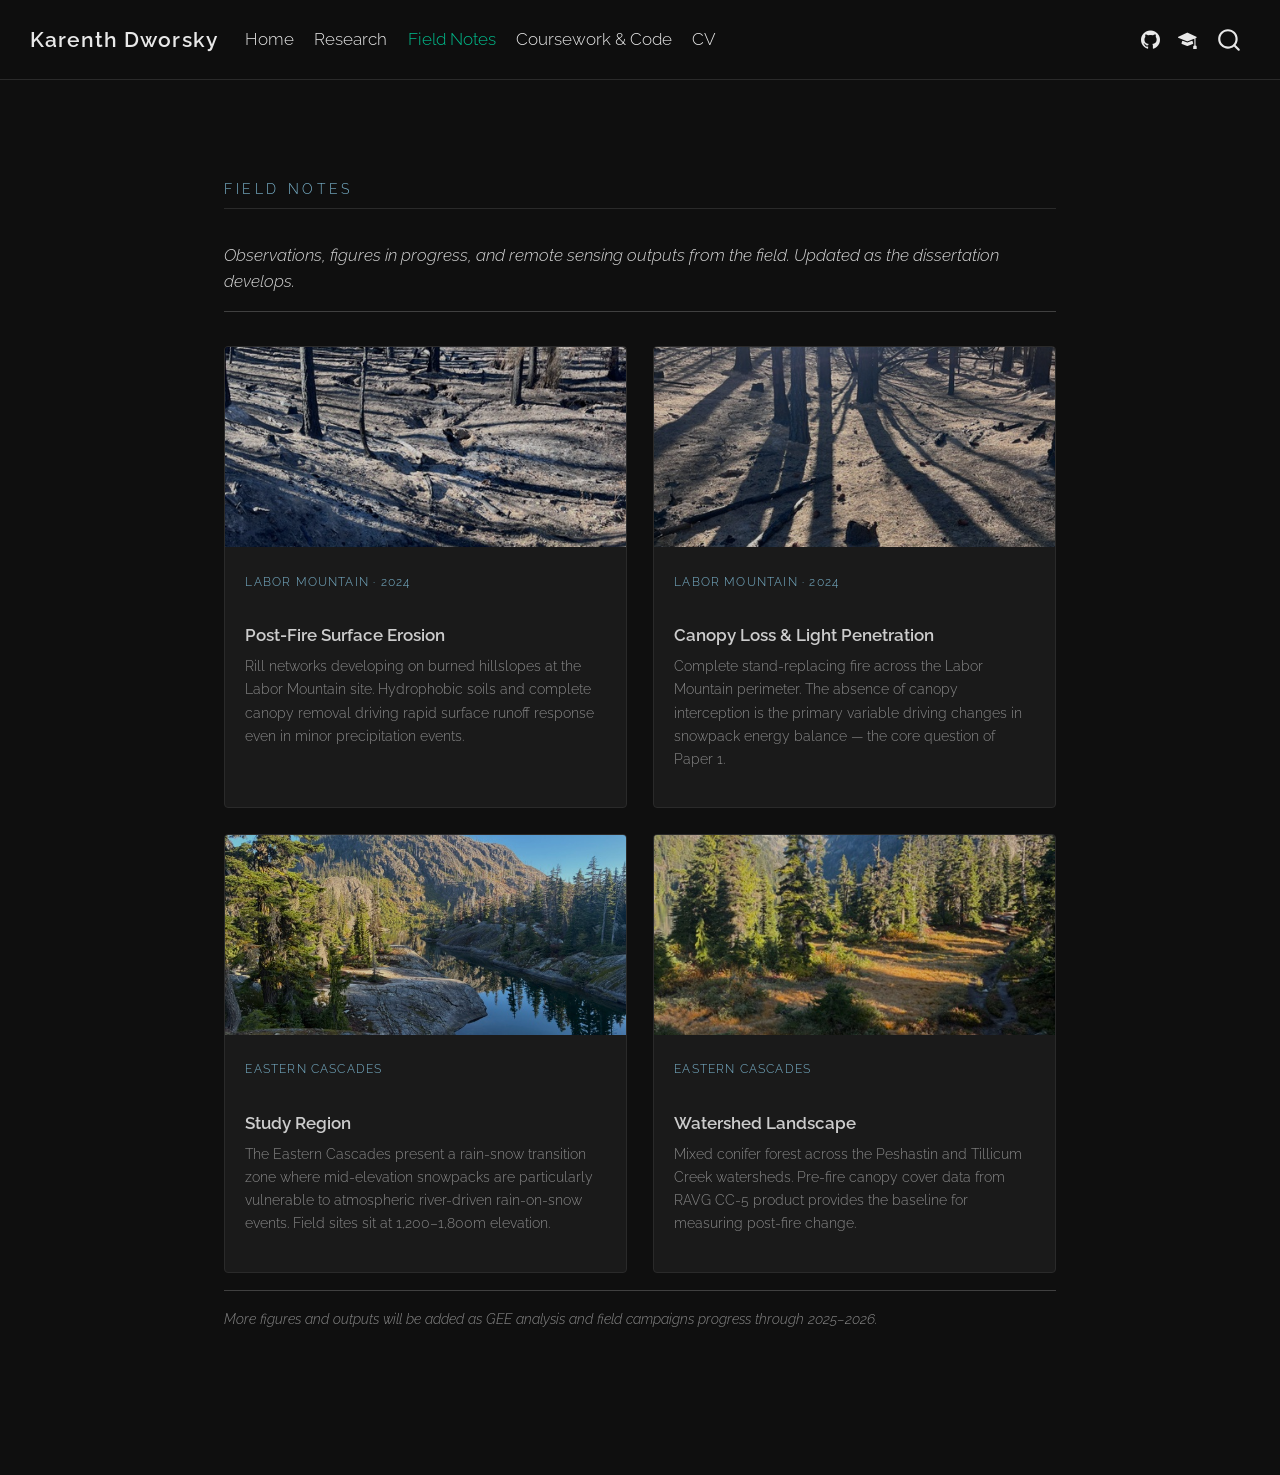
<file: docs/fieldnotes.html>
<!DOCTYPE html>
<html xmlns="http://www.w3.org/1999/xhtml" lang="en" xml:lang="en"><head>

<meta charset="utf-8">
<meta name="generator" content="quarto-1.9.36">

<meta name="viewport" content="width=device-width, initial-scale=1.0, user-scalable=yes">


<title>fieldnotes – Karenth Dworsky</title>
<style>
/* Default styles provided by pandoc.
** See https://pandoc.org/MANUAL.html#variables-for-html for config info.
*/
code{white-space: pre-wrap;}
span.smallcaps{font-variant: small-caps;}
div.columns{display: flex; gap: min(4vw, 1.5em);}
div.column{flex: auto; overflow-x: auto;}
div.hanging-indent{margin-left: 1.5em; text-indent: -1.5em;}
ul.task-list{list-style: none;}
ul.task-list li input[type="checkbox"] {
  width: 0.8em;
  margin: 0 0.8em 0.2em -1em; /* quarto-specific, see https://github.com/quarto-dev/quarto-cli/issues/4556 */ 
  vertical-align: middle;
}
</style>


<script src="site_libs/quarto-nav/quarto-nav.js"></script>
<script src="site_libs/quarto-nav/headroom.min.js"></script>
<script src="site_libs/clipboard/clipboard.min.js"></script>
<script src="site_libs/quarto-search/autocomplete.umd.js"></script>
<script src="site_libs/quarto-search/fuse.min.js"></script>
<script src="site_libs/quarto-search/quarto-search.js"></script>
<meta name="quarto:offset" content="./">
<script src="site_libs/quarto-html/quarto.js" type="module"></script>
<script src="site_libs/quarto-html/tabsets/tabsets.js" type="module"></script>
<script src="site_libs/quarto-html/popper.min.js"></script>
<script src="site_libs/quarto-html/tippy.umd.min.js"></script>
<script src="site_libs/quarto-html/anchor.min.js"></script>
<link href="site_libs/quarto-html/tippy.css" rel="stylesheet">
<link href="site_libs/quarto-html/quarto-syntax-highlighting-dark-f418161beb48e0141c760e455f12af2c.css" rel="stylesheet" id="quarto-text-highlighting-styles">
<script src="site_libs/bootstrap/bootstrap.min.js"></script>
<link href="site_libs/bootstrap/bootstrap-icons.css" rel="stylesheet">
<link href="site_libs/bootstrap/bootstrap-b5dcd1c36addcb5b7aa8d6626ab1c733.min.css" rel="stylesheet" append-hash="true" id="quarto-bootstrap" data-mode="dark">
<script id="quarto-search-options" type="application/json">{
  "location": "navbar",
  "copy-button": false,
  "collapse-after": 3,
  "panel-placement": "end",
  "type": "overlay",
  "limit": 50,
  "keyboard-shortcut": [
    "f",
    "/",
    "s"
  ],
  "show-item-context": false,
  "language": {
    "search-no-results-text": "No results",
    "search-matching-documents-text": "matching documents",
    "search-copy-link-title": "Copy link to search",
    "search-hide-matches-text": "Hide additional matches",
    "search-more-match-text": "more match in this document",
    "search-more-matches-text": "more matches in this document",
    "search-clear-button-title": "Clear",
    "search-text-placeholder": "",
    "search-detached-cancel-button-title": "Cancel",
    "search-submit-button-title": "Submit",
    "search-label": "Search"
  }
}</script>


</head>

<body class="nav-fixed quarto-light">

<div id="quarto-search-results"></div>
  <header id="quarto-header" class="headroom fixed-top">
    <nav class="navbar navbar-expand-lg " data-bs-theme="dark">
      <div class="navbar-container container-fluid">
      <div class="navbar-brand-container mx-auto">
    <a class="navbar-brand" href="./index.html">
    <span class="navbar-title">Karenth Dworsky</span>
    </a>
  </div>
            <div id="quarto-search" class="" title="Search"></div>
          <button class="navbar-toggler" type="button" data-bs-toggle="collapse" data-bs-target="#navbarCollapse" aria-controls="navbarCollapse" role="menu" aria-expanded="false" aria-label="Toggle navigation" onclick="if (window.quartoToggleHeadroom) { window.quartoToggleHeadroom(); }">
  <span class="navbar-toggler-icon"></span>
</button>
          <div class="collapse navbar-collapse" id="navbarCollapse">
            <ul class="navbar-nav navbar-nav-scroll me-auto">
  <li class="nav-item">
    <a class="nav-link" href="./index.html"> 
<span class="menu-text">Home</span></a>
  </li>  
  <li class="nav-item">
    <a class="nav-link" href="./research.html"> 
<span class="menu-text">Research</span></a>
  </li>  
  <li class="nav-item">
    <a class="nav-link active" href="./fieldnotes.html" aria-current="page"> 
<span class="menu-text">Field Notes</span></a>
  </li>  
  <li class="nav-item">
    <a class="nav-link" href="./coursework.html"> 
<span class="menu-text">Coursework &amp; Code</span></a>
  </li>  
  <li class="nav-item">
    <a class="nav-link" href="./cv.html"> 
<span class="menu-text">CV</span></a>
  </li>  
</ul>
            <ul class="navbar-nav navbar-nav-scroll ms-auto">
  <li class="nav-item compact">
    <a class="nav-link" href="https://github.com/karenthdworsky"> <i class="bi bi-github" role="img">
</i> 
<span class="menu-text"></span></a>
  </li>  
  <li class="nav-item compact">
    <a class="nav-link" href="https://orcid.org/0000-0002-3287-6934"> <i class="bi bi-mortarboard-fill" role="img">
</i> 
<span class="menu-text"></span></a>
  </li>  
</ul>
          </div> <!-- /navcollapse -->
            <div class="quarto-navbar-tools">
</div>
      </div> <!-- /container-fluid -->
    </nav>
</header>
<!-- content -->
<div id="quarto-content" class="quarto-container page-columns page-rows-contents page-layout-full page-navbar">
<!-- sidebar -->
<!-- margin-sidebar -->
    
<!-- main -->
<main class="content column-page" id="quarto-document-content"><header id="title-block-header" class="quarto-title-block"></header>




<div class="section">
<p class="section-title">Field Notes</p>

<p><em>Observations, figures in progress, and remote sensing outputs from the field. 
Updated as the dissertation develops.</em></p>

<hr>

<div class="card-grid">

<div class="card">
  <img src="images/burn1.jpeg" alt="Post-fire rill erosion at Labor Mountain">
  <div class="card-body">
    <span class="card-tag">Labor Mountain · 2024</span>
    <h3 class="anchored">Post-Fire Surface Erosion</h3>
    <p>Rill networks developing on burned hillslopes at the Labor Mountain site. 
    Hydrophobic soils and complete canopy removal driving rapid surface runoff 
    response even in minor precipitation events.</p>
  </div>
</div>

<div class="card">
  <img src="images/burn2.jpeg" alt="Burned forest with sun rays">
  <div class="card-body">
    <span class="card-tag">Labor Mountain · 2024</span>
    <h3 class="anchored">Canopy Loss &amp; Light Penetration</h3>
    <p>Complete stand-replacing fire across the Labor Mountain perimeter. 
    The absence of canopy interception is the primary variable driving 
    changes in snowpack energy balance — the core question of Paper 1.</p>
  </div>
</div>

<div class="card">
  <img src="images/cascades1.jpeg" alt="Alpine lake in the Cascades">
  <div class="card-body">
    <span class="card-tag">Eastern Cascades</span>
    <h3 class="anchored">Study Region</h3>
    <p>The Eastern Cascades present a rain-snow transition zone where 
    mid-elevation snowpacks are particularly vulnerable to atmospheric 
    river-driven rain-on-snow events. Field sites sit at 1,200–1,800m elevation.</p>
  </div>
</div>

<div class="card">
  <img src="images/cascades2.jpeg" alt="Cascades landscape">
  <div class="card-body">
    <span class="card-tag">Eastern Cascades</span>
    <h3 class="anchored">Watershed Landscape</h3>
    <p>Mixed conifer forest across the Peshastin and Tillicum Creek watersheds. 
    Pre-fire canopy cover data from RAVG CC-5 product provides the baseline 
    for measuring post-fire change.</p>
  </div>
</div>

</div>

<hr>

<p style="color: #888; font-size: 0.85rem;"><em>More figures and outputs will be added as GEE analysis and field campaigns progress through 2025–2026.</em></p>

</div>



</main> <!-- /main -->
<script id="quarto-html-after-body" type="application/javascript">
  window.document.addEventListener("DOMContentLoaded", function (event) {
    const icon = "";
    const anchorJS = new window.AnchorJS();
    anchorJS.options = {
      placement: 'right',
      icon: icon
    };
    anchorJS.add('.anchored');
    const isCodeAnnotation = (el) => {
      for (const clz of el.classList) {
        if (clz.startsWith('code-annotation-')) {                     
          return true;
        }
      }
      return false;
    }
    const onCopySuccess = function(e) {
      // button target
      const button = e.trigger;
      // don't keep focus
      button.blur();
      // flash "checked"
      button.classList.add('code-copy-button-checked');
      var currentTitle = button.getAttribute("title");
      button.setAttribute("title", "Copied!");
      let tooltip;
      if (window.bootstrap) {
        button.setAttribute("data-bs-toggle", "tooltip");
        button.setAttribute("data-bs-placement", "left");
        button.setAttribute("data-bs-title", "Copied!");
        tooltip = new bootstrap.Tooltip(button, 
          { trigger: "manual", 
            customClass: "code-copy-button-tooltip",
            offset: [0, -8]});
        tooltip.show();    
      }
      setTimeout(function() {
        if (tooltip) {
          tooltip.hide();
          button.removeAttribute("data-bs-title");
          button.removeAttribute("data-bs-toggle");
          button.removeAttribute("data-bs-placement");
        }
        button.setAttribute("title", currentTitle);
        button.classList.remove('code-copy-button-checked');
      }, 1000);
      // clear code selection
      e.clearSelection();
    }
    const getTextToCopy = function(trigger) {
      const outerScaffold = trigger.parentElement.cloneNode(true);
      const codeEl = outerScaffold.querySelector('code');
      for (const childEl of codeEl.children) {
        if (isCodeAnnotation(childEl)) {
          childEl.remove();
        }
      }
      return codeEl.innerText;
    }
    const clipboard = new window.ClipboardJS('.code-copy-button:not([data-in-quarto-modal])', {
      text: getTextToCopy
    });
    clipboard.on('success', onCopySuccess);
    if (window.document.getElementById('quarto-embedded-source-code-modal')) {
      const clipboardModal = new window.ClipboardJS('.code-copy-button[data-in-quarto-modal]', {
        text: getTextToCopy,
        container: window.document.getElementById('quarto-embedded-source-code-modal')
      });
      clipboardModal.on('success', onCopySuccess);
    }
      var localhostRegex = new RegExp(/^(?:http|https):\/\/localhost\:?[0-9]*\//);
      var mailtoRegex = new RegExp(/^mailto:/);
        var filterRegex = new RegExp('/' + window.location.host + '/');
      var isInternal = (href) => {
          return filterRegex.test(href) || localhostRegex.test(href) || mailtoRegex.test(href);
      }
      // Inspect non-navigation links and adorn them if external
     var links = window.document.querySelectorAll('a[href]:not(.nav-link):not(.navbar-brand):not(.toc-action):not(.sidebar-link):not(.sidebar-item-toggle):not(.pagination-link):not(.no-external):not([aria-hidden]):not(.dropdown-item):not(.quarto-navigation-tool):not(.about-link)');
      for (var i=0; i<links.length; i++) {
        const link = links[i];
        if (!isInternal(link.href)) {
          // undo the damage that might have been done by quarto-nav.js in the case of
          // links that we want to consider external
          if (link.dataset.originalHref !== undefined) {
            link.href = link.dataset.originalHref;
          }
        }
      }
    function tippyHover(el, contentFn, onTriggerFn, onUntriggerFn) {
      const config = {
        allowHTML: true,
        maxWidth: 500,
        delay: 100,
        arrow: false,
        appendTo: function(el) {
            return el.parentElement;
        },
        interactive: true,
        interactiveBorder: 10,
        theme: 'quarto',
        placement: 'bottom-start',
      };
      if (contentFn) {
        config.content = contentFn;
      }
      if (onTriggerFn) {
        config.onTrigger = onTriggerFn;
      }
      if (onUntriggerFn) {
        config.onUntrigger = onUntriggerFn;
      }
      window.tippy(el, config); 
    }
    const noterefs = window.document.querySelectorAll('a[role="doc-noteref"]');
    for (var i=0; i<noterefs.length; i++) {
      const ref = noterefs[i];
      tippyHover(ref, function() {
        // use id or data attribute instead here
        let href = ref.getAttribute('data-footnote-href') || ref.getAttribute('href');
        try { href = new URL(href).hash; } catch {}
        const id = href.replace(/^#\/?/, "");
        const note = window.document.getElementById(id);
        if (note) {
          return note.innerHTML;
        } else {
          return "";
        }
      });
    }
    const xrefs = window.document.querySelectorAll('a.quarto-xref');
    const processXRef = (id, note) => {
      // Strip column container classes
      const stripColumnClz = (el) => {
        el.classList.remove("page-full", "page-columns");
        if (el.children) {
          for (const child of el.children) {
            stripColumnClz(child);
          }
        }
      }
      stripColumnClz(note)
      if (id === null || id.startsWith('sec-')) {
        // Special case sections, only their first couple elements
        const container = document.createElement("div");
        if (note.children && note.children.length > 2) {
          container.appendChild(note.children[0].cloneNode(true));
          for (let i = 1; i < note.children.length; i++) {
            const child = note.children[i];
            if (child.tagName === "P" && child.innerText === "") {
              continue;
            } else {
              container.appendChild(child.cloneNode(true));
              break;
            }
          }
          if (window.Quarto?.typesetMath) {
            window.Quarto.typesetMath(container);
          }
          return container.innerHTML
        } else {
          if (window.Quarto?.typesetMath) {
            window.Quarto.typesetMath(note);
          }
          return note.innerHTML;
        }
      } else {
        // Remove any anchor links if they are present
        const anchorLink = note.querySelector('a.anchorjs-link');
        if (anchorLink) {
          anchorLink.remove();
        }
        if (window.Quarto?.typesetMath) {
          window.Quarto.typesetMath(note);
        }
        if (note.classList.contains("callout")) {
          return note.outerHTML;
        } else {
          return note.innerHTML;
        }
      }
    }
    for (var i=0; i<xrefs.length; i++) {
      const xref = xrefs[i];
      tippyHover(xref, undefined, function(instance) {
        instance.disable();
        let url = xref.getAttribute('href');
        let hash = undefined; 
        if (url.startsWith('#')) {
          hash = url;
        } else {
          try { hash = new URL(url).hash; } catch {}
        }
        if (hash) {
          const id = hash.replace(/^#\/?/, "");
          const note = window.document.getElementById(id);
          if (note !== null) {
            try {
              const html = processXRef(id, note.cloneNode(true));
              instance.setContent(html);
            } finally {
              instance.enable();
              instance.show();
            }
          } else {
            // See if we can fetch this
            fetch(url.split('#')[0])
            .then(res => res.text())
            .then(html => {
              const parser = new DOMParser();
              const htmlDoc = parser.parseFromString(html, "text/html");
              const note = htmlDoc.getElementById(id);
              if (note !== null) {
                const html = processXRef(id, note);
                instance.setContent(html);
              } 
            }).finally(() => {
              instance.enable();
              instance.show();
            });
          }
        } else {
          // See if we can fetch a full url (with no hash to target)
          // This is a special case and we should probably do some content thinning / targeting
          fetch(url)
          .then(res => res.text())
          .then(html => {
            const parser = new DOMParser();
            const htmlDoc = parser.parseFromString(html, "text/html");
            const note = htmlDoc.querySelector('main.content');
            if (note !== null) {
              // This should only happen for chapter cross references
              // (since there is no id in the URL)
              // remove the first header
              if (note.children.length > 0 && note.children[0].tagName === "HEADER") {
                note.children[0].remove();
              }
              const html = processXRef(null, note);
              instance.setContent(html);
            } 
          }).finally(() => {
            instance.enable();
            instance.show();
          });
        }
      }, function(instance) {
      });
    }
        let selectedAnnoteEl;
        const selectorForAnnotation = ( cell, annotation) => {
          let cellAttr = 'data-code-cell="' + cell + '"';
          let lineAttr = 'data-code-annotation="' +  annotation + '"';
          const selector = 'span[' + cellAttr + '][' + lineAttr + ']';
          return selector;
        }
        const selectCodeLines = (annoteEl) => {
          const doc = window.document;
          const targetCell = annoteEl.getAttribute("data-target-cell");
          const targetAnnotation = annoteEl.getAttribute("data-target-annotation");
          const annoteSpan = window.document.querySelector(selectorForAnnotation(targetCell, targetAnnotation));
          const lines = annoteSpan.getAttribute("data-code-lines").split(",");
          const lineIds = lines.map((line) => {
            return targetCell + "-" + line;
          })
          let top = null;
          let height = null;
          let parent = null;
          if (lineIds.length > 0) {
              //compute the position of the single el (top and bottom and make a div)
              const el = window.document.getElementById(lineIds[0]);
              top = el.offsetTop;
              height = el.offsetHeight;
              parent = el.parentElement.parentElement;
            if (lineIds.length > 1) {
              const lastEl = window.document.getElementById(lineIds[lineIds.length - 1]);
              const bottom = lastEl.offsetTop + lastEl.offsetHeight;
              height = bottom - top;
            }
            if (top !== null && height !== null && parent !== null) {
              // cook up a div (if necessary) and position it 
              let div = window.document.getElementById("code-annotation-line-highlight");
              if (div === null) {
                div = window.document.createElement("div");
                div.setAttribute("id", "code-annotation-line-highlight");
                div.style.position = 'absolute';
                parent.appendChild(div);
              }
              div.style.top = top - 2 + "px";
              div.style.height = height + 4 + "px";
              div.style.left = 0;
              let gutterDiv = window.document.getElementById("code-annotation-line-highlight-gutter");
              if (gutterDiv === null) {
                gutterDiv = window.document.createElement("div");
                gutterDiv.setAttribute("id", "code-annotation-line-highlight-gutter");
                gutterDiv.style.position = 'absolute';
                const codeCell = window.document.getElementById(targetCell);
                const gutter = codeCell.querySelector('.code-annotation-gutter');
                gutter.appendChild(gutterDiv);
              }
              gutterDiv.style.top = top - 2 + "px";
              gutterDiv.style.height = height + 4 + "px";
            }
            selectedAnnoteEl = annoteEl;
          }
        };
        const unselectCodeLines = () => {
          const elementsIds = ["code-annotation-line-highlight", "code-annotation-line-highlight-gutter"];
          elementsIds.forEach((elId) => {
            const div = window.document.getElementById(elId);
            if (div) {
              div.remove();
            }
          });
          selectedAnnoteEl = undefined;
        };
          // Handle positioning of the toggle
      window.addEventListener(
        "resize",
        throttle(() => {
          elRect = undefined;
          if (selectedAnnoteEl) {
            selectCodeLines(selectedAnnoteEl);
          }
        }, 10)
      );
      function throttle(fn, ms) {
      let throttle = false;
      let timer;
        return (...args) => {
          if(!throttle) { // first call gets through
              fn.apply(this, args);
              throttle = true;
          } else { // all the others get throttled
              if(timer) clearTimeout(timer); // cancel #2
              timer = setTimeout(() => {
                fn.apply(this, args);
                timer = throttle = false;
              }, ms);
          }
        };
      }
        // Attach click handler to the DT
        const annoteDls = window.document.querySelectorAll('dt[data-target-cell]');
        for (const annoteDlNode of annoteDls) {
          annoteDlNode.addEventListener('click', (event) => {
            const clickedEl = event.target;
            if (clickedEl !== selectedAnnoteEl) {
              unselectCodeLines();
              const activeEl = window.document.querySelector('dt[data-target-cell].code-annotation-active');
              if (activeEl) {
                activeEl.classList.remove('code-annotation-active');
              }
              selectCodeLines(clickedEl);
              clickedEl.classList.add('code-annotation-active');
            } else {
              // Unselect the line
              unselectCodeLines();
              clickedEl.classList.remove('code-annotation-active');
            }
          });
        }
    const findCites = (el) => {
      const parentEl = el.parentElement;
      if (parentEl) {
        const cites = parentEl.dataset.cites;
        if (cites) {
          return {
            el,
            cites: cites.split(' ')
          };
        } else {
          return findCites(el.parentElement)
        }
      } else {
        return undefined;
      }
    };
    var bibliorefs = window.document.querySelectorAll('a[role="doc-biblioref"]');
    for (var i=0; i<bibliorefs.length; i++) {
      const ref = bibliorefs[i];
      const citeInfo = findCites(ref);
      if (citeInfo) {
        tippyHover(citeInfo.el, function() {
          var popup = window.document.createElement('div');
          citeInfo.cites.forEach(function(cite) {
            var citeDiv = window.document.createElement('div');
            citeDiv.classList.add('hanging-indent');
            citeDiv.classList.add('csl-entry');
            var biblioDiv = window.document.getElementById('ref-' + cite);
            if (biblioDiv) {
              citeDiv.innerHTML = biblioDiv.innerHTML;
            }
            popup.appendChild(citeDiv);
          });
          return popup.innerHTML;
        });
      }
    }
  });
  </script>
</div> <!-- /content -->




</body></html>
</file>
<file: docs/site_libs/quarto-html/tippy.css>
.tippy-box[data-animation=fade][data-state=hidden]{opacity:0}[data-tippy-root]{max-width:calc(100vw - 10px)}.tippy-box{position:relative;background-color:#333;color:#fff;border-radius:4px;font-size:14px;line-height:1.4;white-space:normal;outline:0;transition-property:transform,visibility,opacity}.tippy-box[data-placement^=top]>.tippy-arrow{bottom:0}.tippy-box[data-placement^=top]>.tippy-arrow:before{bottom:-7px;left:0;border-width:8px 8px 0;border-top-color:initial;transform-origin:center top}.tippy-box[data-placement^=bottom]>.tippy-arrow{top:0}.tippy-box[data-placement^=bottom]>.tippy-arrow:before{top:-7px;left:0;border-width:0 8px 8px;border-bottom-color:initial;transform-origin:center bottom}.tippy-box[data-placement^=left]>.tippy-arrow{right:0}.tippy-box[data-placement^=left]>.tippy-arrow:before{border-width:8px 0 8px 8px;border-left-color:initial;right:-7px;transform-origin:center left}.tippy-box[data-placement^=right]>.tippy-arrow{left:0}.tippy-box[data-placement^=right]>.tippy-arrow:before{left:-7px;border-width:8px 8px 8px 0;border-right-color:initial;transform-origin:center right}.tippy-box[data-inertia][data-state=visible]{transition-timing-function:cubic-bezier(.54,1.5,.38,1.11)}.tippy-arrow{width:16px;height:16px;color:#333}.tippy-arrow:before{content:"";position:absolute;border-color:transparent;border-style:solid}.tippy-content{position:relative;padding:5px 9px;z-index:1}
</file>
<file: docs/site_libs/quarto-html/quarto-syntax-highlighting-dark-f418161beb48e0141c760e455f12af2c.css>
/* quarto syntax highlight colors */
:root {
  --quarto-hl-al-color: #f07178;
  --quarto-hl-an-color: #d4d0ab;
  --quarto-hl-at-color: #00e0e0;
  --quarto-hl-bn-color: #d4d0ab;
  --quarto-hl-bu-color: #abe338;
  --quarto-hl-ch-color: #abe338;
  --quarto-hl-co-color: #f8f8f2;
  --quarto-hl-cv-color: #ffd700;
  --quarto-hl-cn-color: #ffd700;
  --quarto-hl-cf-color: #ffa07a;
  --quarto-hl-dt-color: #ffa07a;
  --quarto-hl-dv-color: #d4d0ab;
  --quarto-hl-do-color: #f8f8f2;
  --quarto-hl-er-color: #f07178;
  --quarto-hl-ex-color: #00e0e0;
  --quarto-hl-fl-color: #d4d0ab;
  --quarto-hl-fu-color: #ffa07a;
  --quarto-hl-im-color: #abe338;
  --quarto-hl-in-color: #d4d0ab;
  --quarto-hl-kw-color: #ffa07a;
  --quarto-hl-op-color: #ffa07a;
  --quarto-hl-ot-color: #00e0e0;
  --quarto-hl-pp-color: #dcc6e0;
  --quarto-hl-re-color: #00e0e0;
  --quarto-hl-sc-color: #abe338;
  --quarto-hl-ss-color: #abe338;
  --quarto-hl-st-color: #abe338;
  --quarto-hl-va-color: #00e0e0;
  --quarto-hl-vs-color: #abe338;
  --quarto-hl-wa-color: #dcc6e0;
}

/* other quarto variables */
:root {
  --quarto-font-monospace: SFMono-Regular, Menlo, Monaco, Consolas, "Liberation Mono", "Courier New", monospace;
}

/* syntax highlight based on Pandoc's rules */
pre > code.sourceCode > span {
  color: #f8f8f2;
}

code.sourceCode > span {
  color: #f8f8f2;
}

div.sourceCode,
div.sourceCode pre.sourceCode {
  color: #f8f8f2;
}

/* Normal */
code span {
  color: #f8f8f2;
}

/* Alert */
code span.al {
  color: #f07178;
}

/* Annotation */
code span.an {
  color: #d4d0ab;
}

/* Attribute */
code span.at {
  color: #00e0e0;
}

/* BaseN */
code span.bn {
  color: #d4d0ab;
}

/* BuiltIn */
code span.bu {
  color: #abe338;
}

/* ControlFlow */
code span.cf {
  font-weight: bold;
  color: #ffa07a;
}

/* Char */
code span.ch {
  color: #abe338;
}

/* Constant */
code span.cn {
  color: #ffd700;
}

/* Comment */
code span.co {
  font-style: italic;
  color: #f8f8f2;
}

/* CommentVar */
code span.cv {
  color: #ffd700;
}

/* Documentation */
code span.do {
  color: #f8f8f2;
}

/* DataType */
code span.dt {
  color: #ffa07a;
}

/* DecVal */
code span.dv {
  color: #d4d0ab;
}

/* Error */
code span.er {
  color: #f07178;
  text-decoration: underline;
}

/* Extension */
code span.ex {
  font-weight: bold;
  color: #00e0e0;
}

/* Float */
code span.fl {
  color: #d4d0ab;
}

/* Function */
code span.fu {
  color: #ffa07a;
}

/* Import */
code span.im {
  color: #abe338;
}

/* Information */
code span.in {
  color: #d4d0ab;
}

/* Keyword */
code span.kw {
  font-weight: bold;
  color: #ffa07a;
}

/* Operator */
code span.op {
  color: #ffa07a;
}

/* Other */
code span.ot {
  color: #00e0e0;
}

/* Preprocessor */
code span.pp {
  color: #dcc6e0;
}

/* RegionMarker */
code span.re {
  background-color: #f8f8f2;
  color: #00e0e0;
}

/* SpecialChar */
code span.sc {
  color: #abe338;
}

/* SpecialString */
code span.ss {
  color: #abe338;
}

/* String */
code span.st {
  color: #abe338;
}

/* Variable */
code span.va {
  color: #00e0e0;
}

/* VerbatimString */
code span.vs {
  color: #abe338;
}

/* Warning */
code span.wa {
  color: #dcc6e0;
}

.prevent-inlining {
  content: "</";
}

/*# sourceMappingURL=378c2a0cc31455d06730fbe37c8f3789.css.map */
</file>
